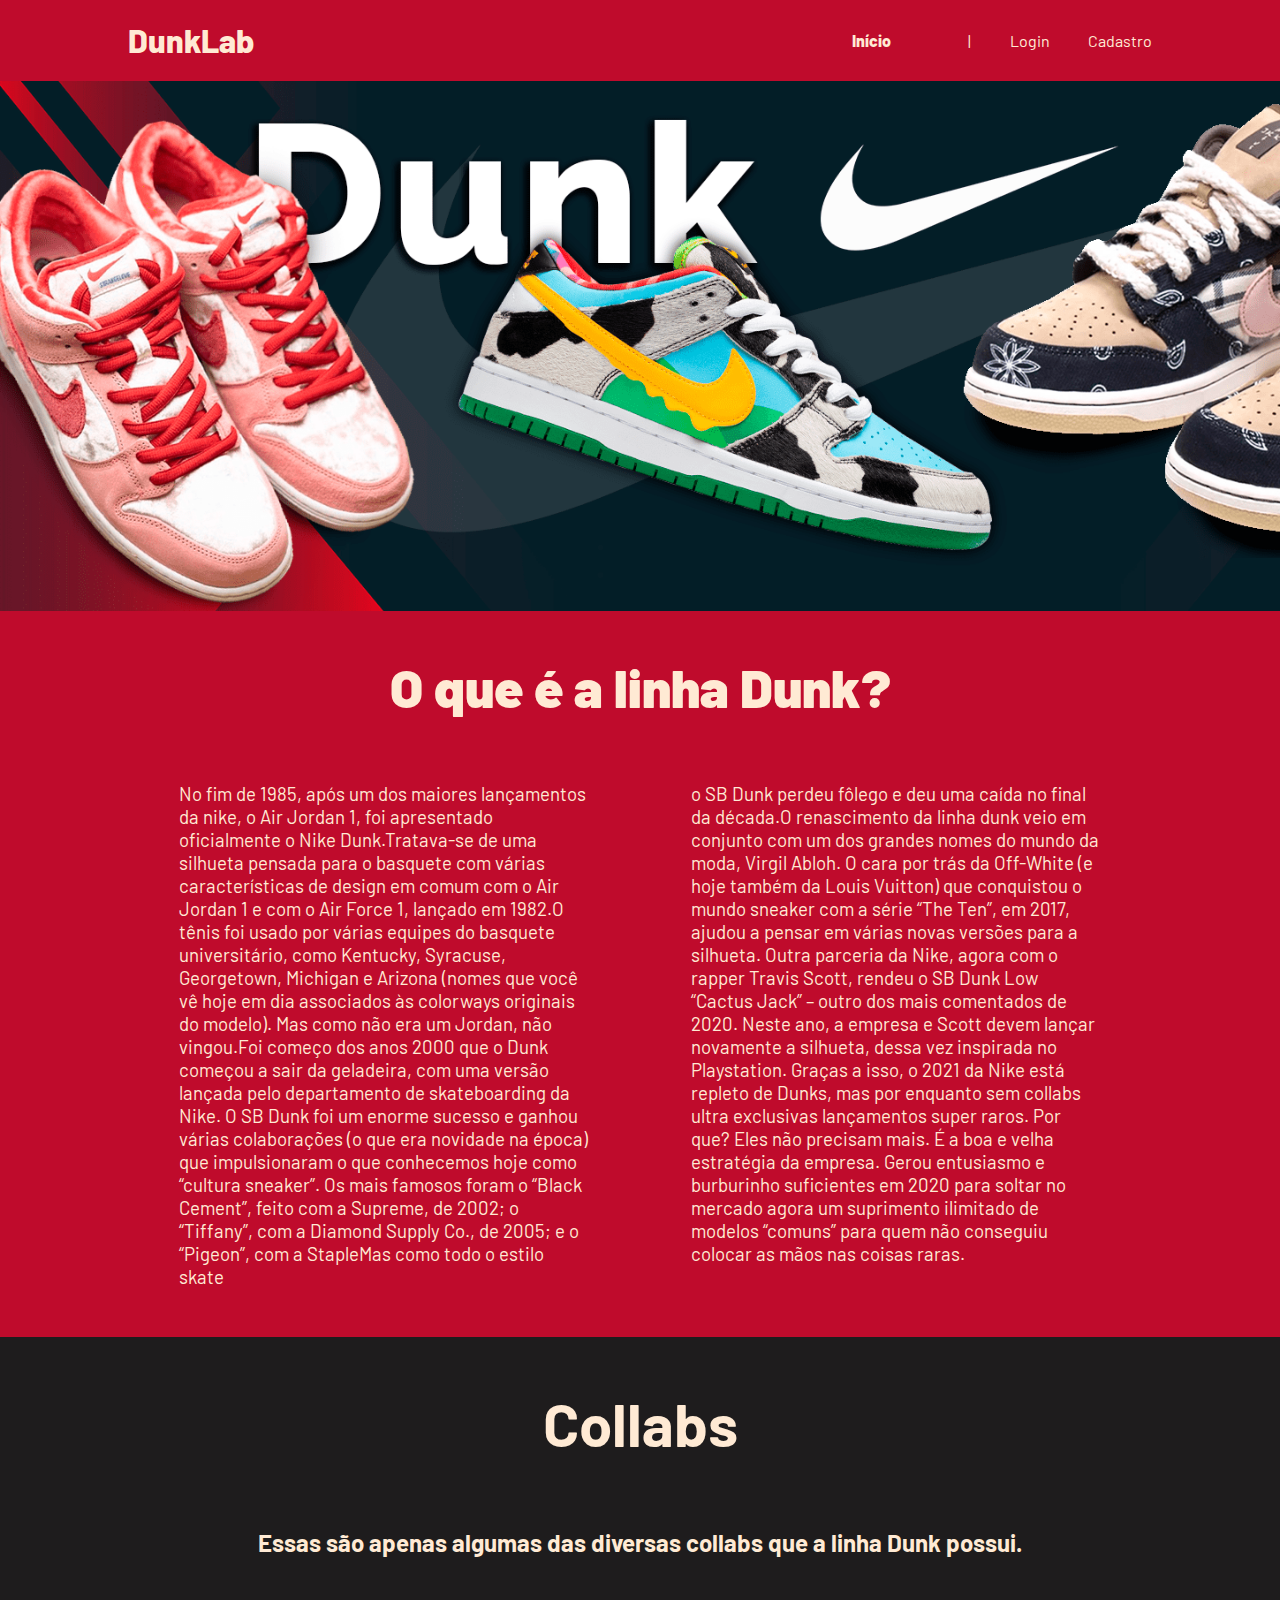
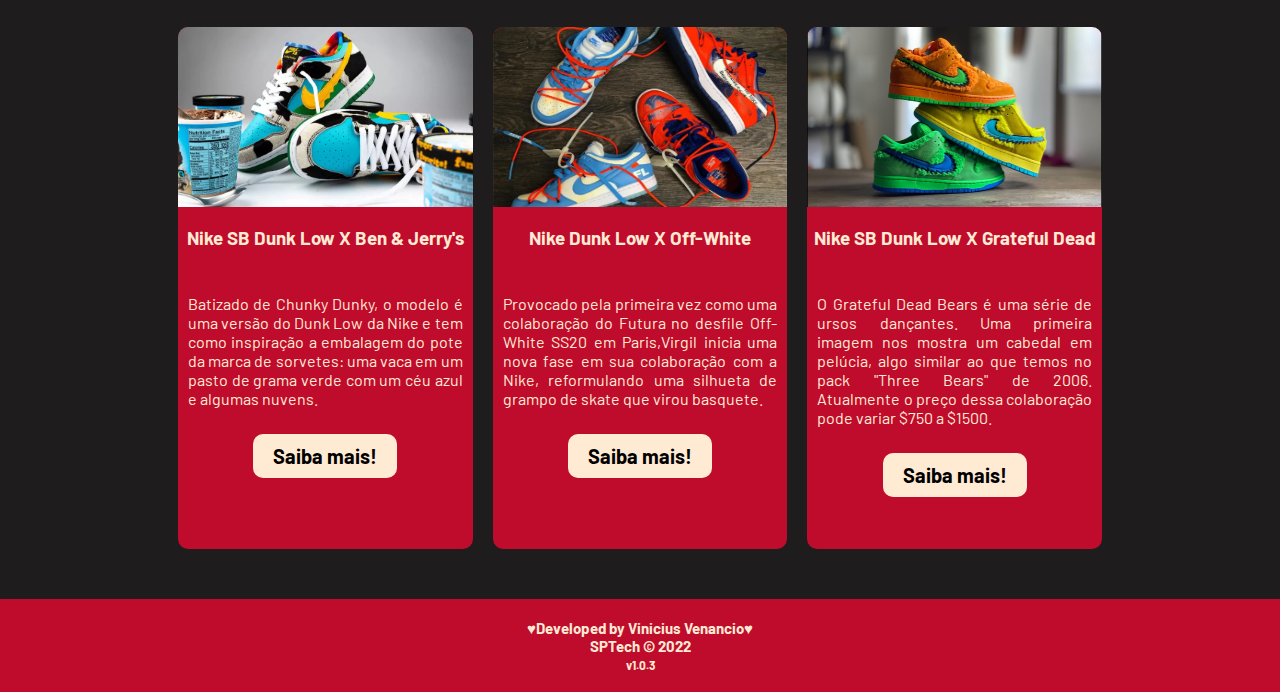
<file: site/public/index.html>
<!DOCTYPE html>
<html lang="en">

<head>
    <meta charset="UTF-8">
    <meta http-equiv="X-UA-Compatible" content="IE=edge">
    <meta name="viewport" content="width=device-width, initial-scale=1.0">

    <title>DunkLab | Página Inicial</title>

    <script src="./js/funcoes.js"></script>

    <link rel="icon" href="./assets/icon/aaa.png">
    <link rel="stylesheet" href="./css/style.css">
    <link rel="preconnect" href="https://fonts.gstatic.com">
    <!-- <link
        href="https://fonts.googleapis.com/css2?family=Exo+2:ital,wght@0,100;0,200;0,300;0,400;0,500;0,600;0,700;0,800;0,900;1,100;1,200;1,300;1,400;1,500;1,600;1,700;1,800;1,900&display=swap"
        rel="stylesheet"> -->
</head>

<body>
    <div class="header">
        <div class="container">
            <h1 class="titulo"><a href="index.html">DunkLab</a></h1>
            <ul class="navbar">
                <li class="agora">Início</li>
                <li>
                    <a href="./simulador.html"></a>
                </li>
                <li>|</li>
                <li>
                    <a href="./login.html">Login</a>
                </li>
                <li>
                    <a href="./cadastro.html">Cadastro</a>
                </li>
            </ul>
        </div>
    </div>

    <div class="banner">
        <div class="container">
            <p>
                <!-- aaaaa  -->
            </p>
        </div>
    </div>

    <div class="social">
        <div class="container">
            <div class="sobre">
                <div class="tittle"><h2>O que é a linha Dunk?</h2>
                </div>
                <div class="texto"><p>No fim de 1985, após um dos maiores lançamentos da nike, o Air Jordan 1, foi apresentado oficialmente o Nike Dunk.Tratava-se de uma silhueta pensada para o basquete com várias características de design em comum com o Air Jordan 1 e com o Air Force 1, lançado em 1982.O tênis foi usado por várias equipes do basquete universitário, como Kentucky, Syracuse, Georgetown, Michigan e Arizona (nomes que você vê hoje em dia associados às colorways originais do modelo). Mas como não era um Jordan, não vingou.Foi começo dos anos 2000 que o Dunk começou a sair da geladeira, com uma versão lançada pelo departamento de skateboarding da Nike. O SB Dunk foi um enorme sucesso e ganhou várias colaborações (o que era novidade na época) que impulsionaram o que conhecemos hoje como “cultura sneaker”. Os mais famosos foram o “Black Cement”, feito com a Supreme, de 2002; o “Tiffany”, com a Diamond Supply Co., de 2005; e o “Pigeon”, com a StapleMas como todo o estilo skate</p> <p> o SB Dunk perdeu fôlego e deu uma caída no final da década.O renascimento da linha dunk veio em conjunto com um dos grandes nomes do mundo da moda, Virgil Abloh. O cara por trás da Off-White (e hoje também da Louis Vuitton) que conquistou o mundo sneaker com a série “The Ten”, em 2017, ajudou a pensar em várias novas versões para a silhueta. Outra parceria da Nike, agora com o rapper Travis Scott, rendeu o SB Dunk Low “Cactus Jack” – outro dos mais comentados de 2020. Neste ano, a empresa e Scott devem lançar novamente a silhueta, dessa vez inspirada no Playstation. Graças a isso, o 2021 da Nike está repleto de Dunks, mas por enquanto sem collabs ultra exclusivas lançamentos super raros. Por que? Eles não precisam mais. É a boa e velha estratégia da empresa. Gerou entusiasmo e burburinho suficientes em 2020 para soltar no mercado agora um suprimento ilimitado de modelos “comuns” para quem não conseguiu colocar as mãos nas coisas raras. 
                </p>
                </div>
            </div>
        </div>
    </div>  
   <!-- Algumas collabs -->
    <div class="collab">
        <div class="container">
            <div class="info">
                <div class="tittle"><h2>Collabs</h2>
                </div>
                <div class="subtitulo">
                <h2>Essas são apenas algumas das diversas collabs que a linha Dunk possui.</h2></div>
            <div class="boxes">
                <div class="box">
                    <img src="./assets/imgs/collabBen.jfif" alt="icone da missão">
                    <h3>Nike SB Dunk Low X Ben & Jerry's</h3>
                    <p>Batizado de Chunky Dunky, o modelo é uma versão do Dunk Low da Nike e tem como inspiração a embalagem do pote da marca de sorvetes: uma vaca em um pasto de grama verde com um céu azul e algumas nuvens.<div class="saiba"> <a target="_blank" href="benjerry.html"> Saiba mais!</a></div> </p>
                </div>

                <div class="box">
                    <img src="./assets/imgs/nikeoffwhite.webp" alt="icone da visão">
                    <h3>Nike Dunk Low X Off-White</h3>
                    <p>Provocado pela primeira vez como uma colaboração do Futura no desfile Off-White SS20 em Paris,Virgil inicia uma nova fase em sua colaboração com a Nike, reformulando uma silhueta de grampo de skate que virou basquete. <div class="saiba"> <a target="_blank" href="offWhite.html">Saiba mais!</a></div>
                    </p>
                </div>

                <div class="box">
                    <img src="./assets/imgs/gratefulDUNK.jpg" alt="icone dos valores">
                    <h3>Nike SB Dunk Low X Grateful Dead</h3>
                    <p>O Grateful Dead Bears é uma série de ursos dançantes. Uma primeira imagem nos mostra um cabedal em pelúcia, algo similar ao que temos no pack "Three Bears" de 2006. Atualmente o preço dessa colaboração pode variar $750 a $1500. <div class="saiba"> <a target="_blank" href="grateful.html"> Saiba mais!</a></div></p>
                    </div>
                </div>
            </div>
        </div>
    </div>

    <!--footer inicio-->
    <div class="footer">
        <div class="container">
            <h4>&hearts;Developed by Vinicius Venancio&hearts; <br> SPTech &copy; 2022
                <br>
                <span class="version">
                    v1.0.3
                </span>
            </h4>
        </div>
    </div>
    <!--footer fim-->
</body>

</html>
</file>
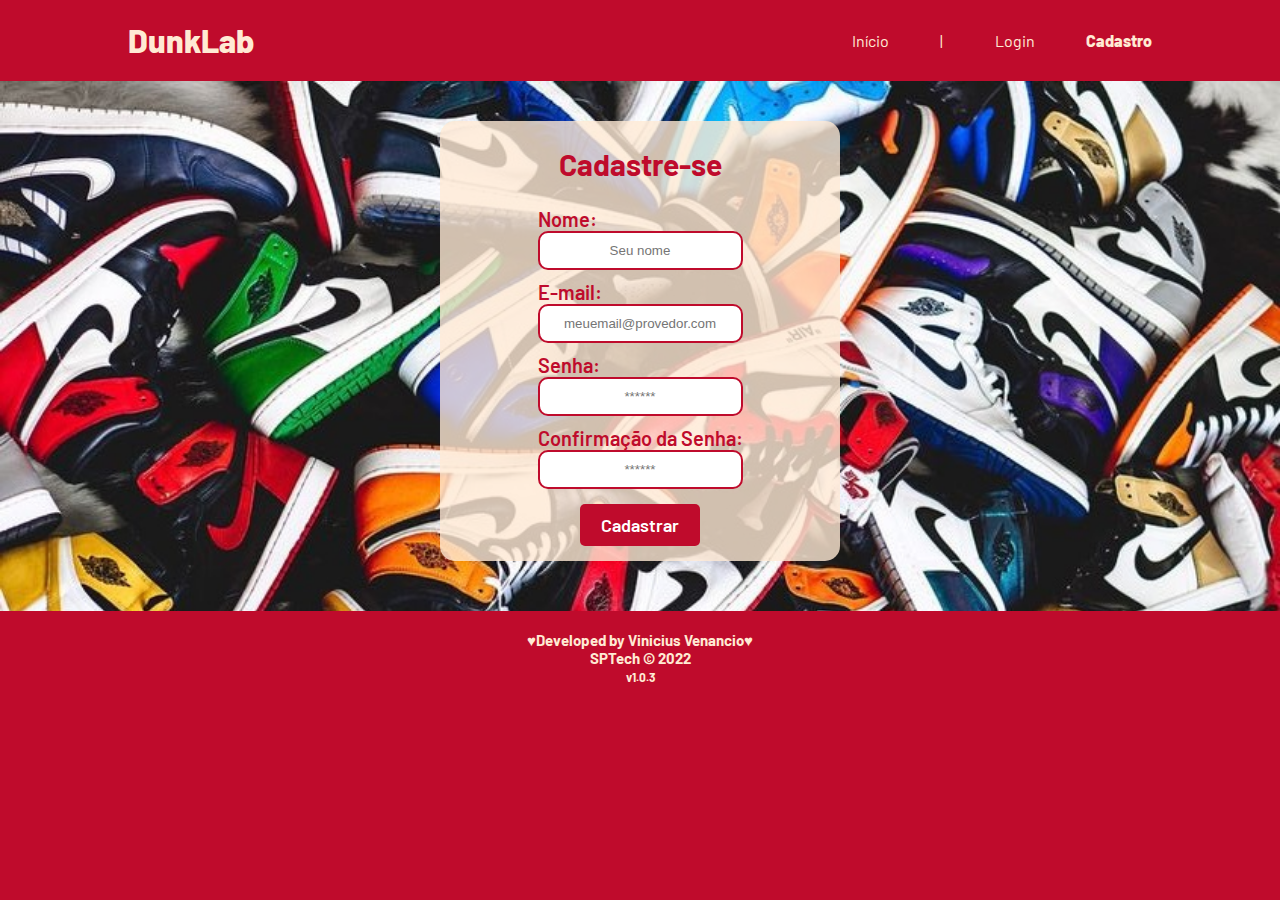
<file: site/public/cadastro.html>
<!DOCTYPE html>
<html lang="pt-br">

<head>
    <meta charset="UTF-8">
    <meta http-equiv="X-UA-Compatible" content="IE=edge">
    <meta name="viewport" content="width=device-width, initial-scale=1.0">

    <title>DunkLab | Cadastro</title>


    <script src="./js/funcoes.js"></script>


    <link rel="icon" href="./assets/icon/aaa.png">
    <link rel="stylesheet" href="./css/style.css">
    <link rel="preconnect" href="https://fonts.gstatic.com">
    <link
        href="https://fonts.googleapis.com/css2?family=Exo+2:ital,wght@0,100;0,200;0,300;0,400;0,500;0,600;0,700;0,800;0,900;1,100;1,200;1,300;1,400;1,500;1,600;1,700;1,800;1,900&display=swap"
        rel="stylesheet">
</head>
<body>

    <!--header inicio-->
    <div class="header">
        <div class="container">
            <h1 class="titulo"><a href="index.html">DunkLab</a></h1>
            <ul class="navbar">
                <li>
                    <a href="./index.html">
                        Início
                    </a>
                </li>
                <li>|</li>
                <li>
                    <a href="./login.html">Login</a>
                </li>
                <li class="agora">
                    <a href="./cadastro.html">Cadastro</a>
                </li>
            </ul>
        </div>
    </div>
    <!--header fim-->
<div class="login">
    <div class="banner">
        <div class="alerta_erro">
            <div class="card_erro" id="cardErro">
                <span id="mensagem_erro"></span>
            </div>
        </div>
        <div class="container tamanho-conteudo">
            <div class="card medio">
                <h2>Cadastre-se</h2>
                <div class="formulario">

                    <!--
                         Para inserir mais um campo, copie uma das inputs abaixo.
                         Assim que inserir vá para o script abaixo.
                     -->

                    <span class="tipo_campo">Nome:</span>
                    <input id="nome_input" type="text" placeholder="Seu nome">

                    <span class="tipo_campo">E-mail:</span>
                    <input id="email_input" type="text" placeholder="meuemail@provedor.com">

                    <span class="tipo_campo">Senha:</span>
                    <input id="senha_input" type="password" placeholder="******">

                    <span class="tipo_campo">Confirmação da Senha:</span>
                    <input id="confirmacao_senha_input" type="password" placeholder="******">

                    <button class="btn" onclick="cadastrar()">Cadastrar</button>

                </div>
                <div id="div_aguardar" class="loading-div">
                    <img src="./assets/circle-loading.gif" id="loading-gif">
                </div>

                <div id="div_erros_login">

                </div>
            </div>
        </div>
    </div>
</div>

    <!--footer inicio-->
    <div class="footer">
        <div class="container">
            <h4>&hearts;Developed by Vinicius Venancio&hearts; <br> SPTech &copy; 2022
                <br>
                <span class="version">
                    v1.0.3
                </span>
            </h4>
        </div>
    </div>
    <!--footer fim-->


</body>

</html>

<script>
    function cadastrar() {
        aguardar();
        var teste = true;
        //Recupere o valor da nova input pelo nome do id
        // Agora vá para o método fetch logo abaixo
        var nomeVar = nome_input.value;
        var emailVar = email_input.value;
        var senhaVar = senha_input.value;
        var confirmacaoSenhaVar = confirmacao_senha_input.value;

        if (nomeVar.trim() == "" || emailVar.trim() == "" || senhaVar.trim() == "" || confirmacaoSenhaVar.trim() == "") {
            alert(`Preencha todos os campos.`)
            finalizarAguardar();
            return false;
            teste = false;
        }
        if (senha_input.value != confirmacao_senha_input.value ){
            alert(`A senhas devem ser iguais.`)
            finalizarAguardar();
            return false;
            teste = false;
        }
        if( senha_input.value.length < 8){
            alert(`É necessário uma senha com no mínimo 8 (oito) caracteres.`)
            finalizarAguardar();
            return false;
            teste = false;
        }
        if (teste == true){
            setInterval(sumirMensagem, 5000)
        }

        // Enviando o valor da nova input
        fetch("/usuarios/cadastrar", {
            method: "POST",
            headers: {
                "Content-Type": "application/json"
            },
            body: JSON.stringify({
                // crie um atributo que recebe o valor recuperado aqui
                // Agora vá para o arquivo routes/usuario.js
                nomeServer: nomeVar,
                emailServer: emailVar,
                senhaServer: senhaVar
            })
        }).then(function (resposta) {

            console.log("resposta: ", resposta);

            if (resposta.ok) {
                cardErro.style.display = "block";

                mensagem_erro.innerHTML = "Cadastro realizado com sucesso!";

                setTimeout(() => {
                    window.location = "login.html";
                }, "2000")
                
                limparFormulario();
                finalizarAguardar();
            } else {
                throw ("Houve um erro ao tentar realizar o cadastro!");
            }
        }).catch(function (resposta) {
            console.log(`#ERRO: ${resposta}`);
            finalizarAguardar();
        });

        return false;
    }

    function sumirMensagem() {
        cardErro.style.display = "none"
    }

</script>
</file>
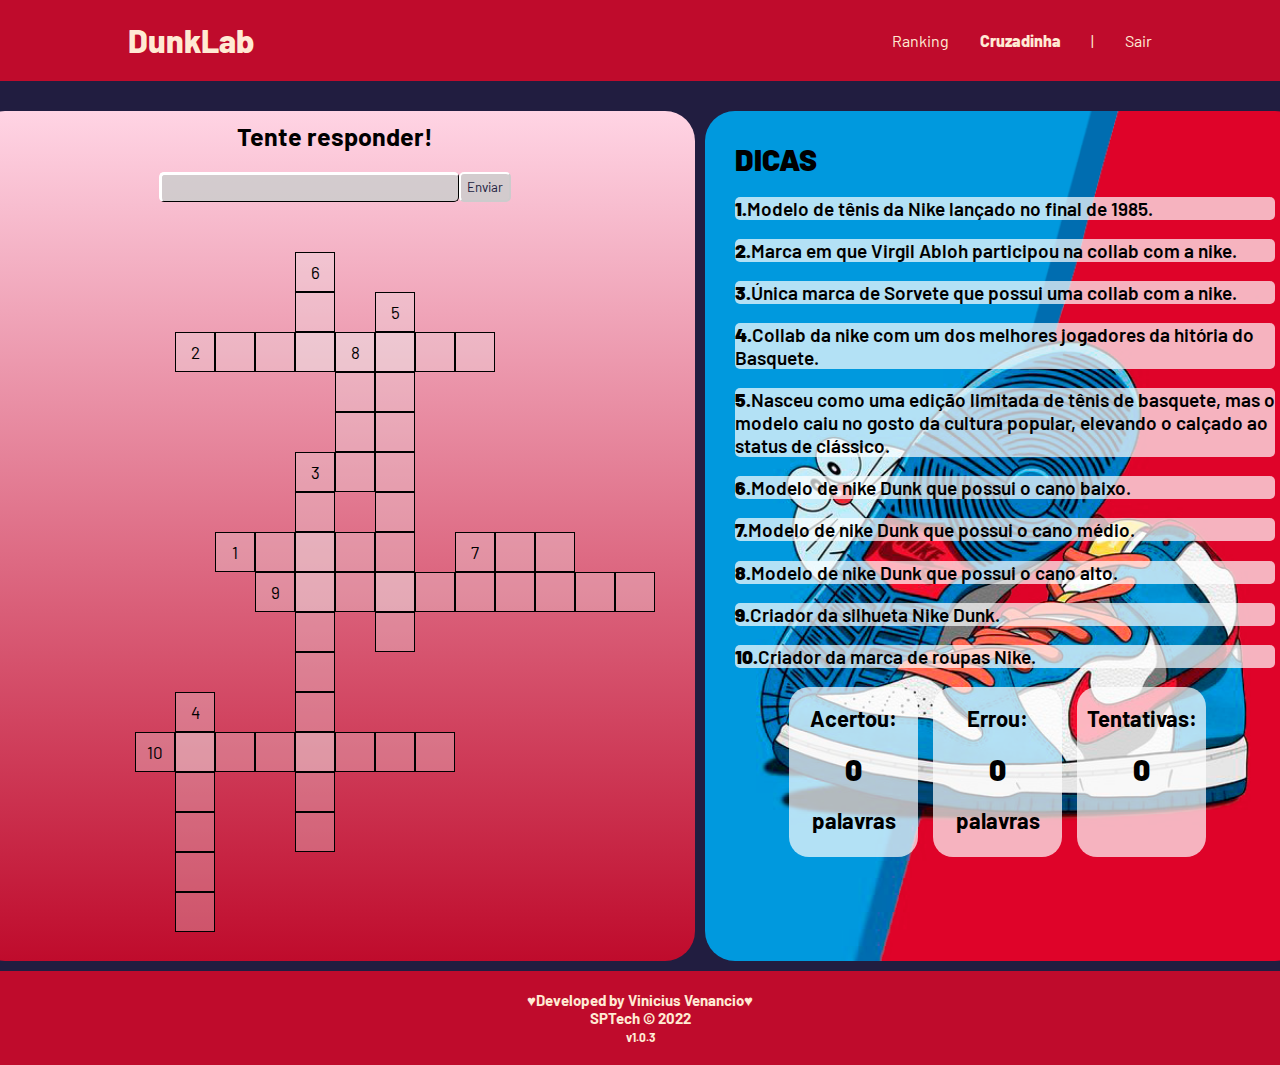
<file: site/public/cruzadinha.html>
<!DOCTYPE html>
<html lang="pt-br">

<head>
    <meta charset="UTF-8">
    <meta http-equiv="X-UA-Compatible" content="IE=edge">
    <meta name="viewport" content="width=device-width, initial-scale=1.0">
    <title>DunkLab | Palavra cruzada</title>
    <link rel="stylesheet" href="css/cruzadinha.css">
    <link rel="icon" href="assets/icon/aaa.png">
</head>

<body> 
    <div class="header">
        <div class="container">
            <h1 class="titulo"><a href="index2.html">DunkLab</a></h1>
            <ul class="navbar">
                <li> <a href="ranking.html">Ranking</a></li>
                <li class="agora"> <a href="cruzadinha.html">Cruzadinha</a></li>
                <li>|</li>
                <li>
                    <a href="./index.html">Sair</a>
                </li>
            </ul>
        </div>
    </div>

    <div class="all">
        <div class="box">
            <div class="cruzadinha">
                <div class="container_resposta">
                    <h2>Tente responder!</h2>
                    <div class="resposta">
                        <input id="ipt_resposta">
                        <button onclick="validar()">Enviar</button>
                        
                    </div>
                    
                </div>
                <div class="palavras">
                    <div class="dunk">
                        <input disabled  class="letter" placeholder="1">
                        <input disabled  class="letter">
                        <input disabled  class="letter">
                        <input disabled  class="letter">
                    </div>
                    <div class="offwhite">
                        <input disabled  class="letter" placeholder="2">
                        <input disabled  class="letter">
                        <input disabled  class="letter">
                        <input disabled  class="letter">
                        <input disabled  class="letter">
                        <input disabled  class="letter">
                        <input disabled  class="letter">
                        <input disabled  class="letter">
                    </div>
                    <div class="benejerrys">
                        <input disabled  class="letter" placeholder="3">
                        <input disabled  class="letter">
                        <input disabled  class="letter">
                        <input disabled  class="letter">
                        <input disabled  class="letter">
                        <input disabled  class="letter">
                        <input disabled  class="letter">
                        <input disabled  class="letter">
                        <input disabled  class="letter">
                        <input disabled  class="letter">
                    </div>
                    <div class="jordan">
                        <input disabled  class="letter" placeholder="4">
                        <input disabled  class="letter">
                        <input disabled  class="letter">
                        <input disabled  class="letter">
                        <input disabled  class="letter">
                        <input disabled  class="letter">
                    </div>
                    <div class="airforce1">
                        <input disabled  class="letter" placeholder="5">
                        <input disabled  class="letter">
                        <input disabled  class="letter">
                        <input disabled  class="letter">
                        <input disabled  class="letter">
                        <input disabled  class="letter">
                        <input disabled  class="letter">
                        <input disabled  class="letter">
                        <input disabled  class="letter">
                    </div>
                    <div class="low">
                        <input disabled  class="letter" placeholder="6">
                        <input disabled  class="letter">
                        <input disabled  class="letter">
                    </div>
                    <div class="mid">
                        <input disabled  class="letter" placeholder="7">
                        <input disabled  class="letter">
                        <input disabled  class="letter">
                    </div>
                    <div class="high">
                        <input disabled  class="letter" placeholder="8">
                        <input disabled  class="letter">
                        <input disabled  class="letter">
                        <input disabled  class="letter">
                    </div>
                    <div class="petermoore">
                        <input disabled  class="letter" placeholder="9">
                        <input disabled  class="letter">
                        <input disabled  class="letter">
                        <input disabled  class="letter">
                        <input disabled  class="letter">
                        <input disabled  class="letter">
                        <input disabled  class="letter">
                        <input disabled  class="letter">
                        <input disabled  class="letter">
                        <input disabled  class="letter">
                    </div>
                    <div class="bowerman">
                        <input disabled  class="letter" placeholder="10">
                        <input disabled  class="letter">
                        <input disabled  class="letter">
                        <input disabled  class="letter">
                        <input disabled  class="letter">
                        <input disabled  class="letter">
                        <input disabled  class="letter">
                        <input disabled  class="letter">
                    </div>
                </div>
            </div>
        </div>
        
        <div class="dicas">
            <h1>DICAS</h1>
            <p class="tip" id="dica1" ><b>1.</b>Modelo de tênis da Nike lançado no final de 1985.</p>
            <p class="tip" id="dica2"><b>2.</b>Marca em que Virgil Abloh participou na collab com a nike.</p>
            <p class="tip" id="dica3"><b>3.</b>Única marca de Sorvete que possui uma collab com a nike.</p>
            <p class="tip" id="dica4"><b>4.</b>Collab da nike com um dos melhores jogadores da hitória do Basquete.</p>
            <p class="tip" id="dica5"><b>5.</b>Nasceu como uma edição limitada de tênis de basquete, mas o modelo caiu no gosto da cultura popular, elevando o calçado ao status de clássico.</p>
            <p class="tip" id="dica6"><b>6.</b>Modelo de nike Dunk que possui o cano baixo.</p>
            <p class="tip" id="dica7"><b>7.</b>Modelo de nike Dunk que possui o cano médio.</p>
            <p class="tip" id="dica8"><b>8.</b>Modelo de nike Dunk que possui o cano alto.</p>
            <p class="tip" id="dica9"><b>9.</b>Criador da silhueta Nike Dunk.</p>
            <p class="tip" id="dica10"><b>10.</b>Criador da marca de roupas Nike.</p>
            <div class="analytics">
                <div class="container">
                    <div class="caixa">
                        <h2>Acertou:</h2>
                        <h1 id="num_certo">0</h1>
                        <h2>palavras</h2>
                    </div>
                    <div class="caixa">
                        <h2>Errou:</h2> 
                        <h1 id="num_erro">0</h1>
                        <h2>palavras</h2>
                    </div>
                    <div class="caixa">
                        <h2>Tentativas:</h2>
                        <h1 id="num_ten">0</h1>
                    </div>
                </div>
            </div>
                </div>
            </div>
        </div>
        

    <div class="footer">
        <div class="container">
            <h4>&hearts;Developed by Vinicius Venancio&hearts; <br> SPTech &copy; 2022
                <br>
                <span class="version">
                    v1.0.3
                </span>
            </h4>
        </div>
    </div>
</body>

</html>
<script>
    var itens = [
    "dunk",
    "offwhite",
    "benejerrys",
    "jordan",
    "airforce1",
    "low",
    "mid",
    "high",
    "petermoore",
    "bowerman"
  ];

  var teste = false;
  var tentativas = 0;
  var erros = 0;
  var acertos = 0;
  var tentativas1 = 0;
  var erros1 = 0;
  var acertos1 = 0;
  var idUsuario = sessionStorage.ID_USUARIO;

  function validar() {
    console.log(tentativas);
    console.log(erros);
    console.log(acertos);
    console.log(idUsuario);
    tentativas= 1
    tentativas1++
    num_ten.innerHTML= `${tentativas1}`
    var resposta = ipt_resposta.value;
    if (itens.includes(resposta)) {
      preencher(resposta);
      acertos1++
      acertos = 1 
      erros = 0
      console.log(acertos1)
      num_certo.innerHTML= `${acertos1}`
    } else {
        erros1++
        acertos = 0
        erros = 1
      alert("Essa palavra não existe");
      num_erro.innerHTML= `${erros1}`
    }
        // aqui
        var acertosVar = acertos;
        var errosVar = erros;
        var tentativasVar = tentativas;
        var fkUsuarioVar = idUsuario

        // Enviando o valor da nova input
        fetch("/cruzadinha/cadastrar", {
            method: "POST",
            headers: {
                "Content-Type": "application/json"
            },
            body: JSON.stringify({
                // crie um atributo que recebe o valor recuperado aqui
                // Agora vá para o arquivo routes/usuario.js
                acertosServer: acertosVar,
                errosServer: errosVar,
                tentativasServer: tentativasVar,
                fkUsuarioServer: fkUsuarioVar
            })
        }).then(function (resposta) {

            console.log("resposta: ", resposta);

            if (resposta.ok) {
                console.log(`Resposta ok`)
            } else {
                throw ("Houve um erro ao tentar realizar o cadastro!");
            }
        }).catch(function (resposta) {
            console.log(`#ERRO: ${resposta}`);
        });
    }

    function preencher(resposta) {
        var escrita = document.querySelector("." + resposta);//buscando o documento do css com a classe resposta
        var verify = escrita.querySelectorAll("input"); // busca o input da div e salva na variavel verify que vira um vetor
        
    //     var vLeng = verify.length;
        var v = ''
        
        for (var index = 0; index <= verify.length; index++) {
            v = verify[index]
            console.log(resposta)
            v.value = resposta[index];
            v.style.backgroundColor = "rgb(255, 234, 212)";
            teste = true
            ipt_resposta.value = ""
        }
    }

  function preencher(resposta) {
    var escrita = document.querySelector("." + resposta); //buscando o documento do css com a classe resposta
    var verify = escrita.querySelectorAll("input"); // busca o input da div e salva na variavel verify que vira um vetor
    verify.forEach((v, i) => { // preenchimento está dentro de um vetor que finaliza com o index dentro do parametro e vai de 0 até a quantidade do vetor verify
      v.value = resposta[i]; // input dentro da div que está atribuindo o valor da resposta do indice (i) exemplo [resposta igual =  ram]
      // exemplo resposta[0] = r , resposta[1] = a, resposta [2] = m
    //   v.style.backgroundColor = "rgb(255, 234, 212)"; // aqui está alterando a cor do input
      v.style.backgroundColor = "rgb(33, 29, 64)"
      console.log(v.value)
      teste = true
      ipt_resposta.value = ""
    });
  }
</script>
</file>
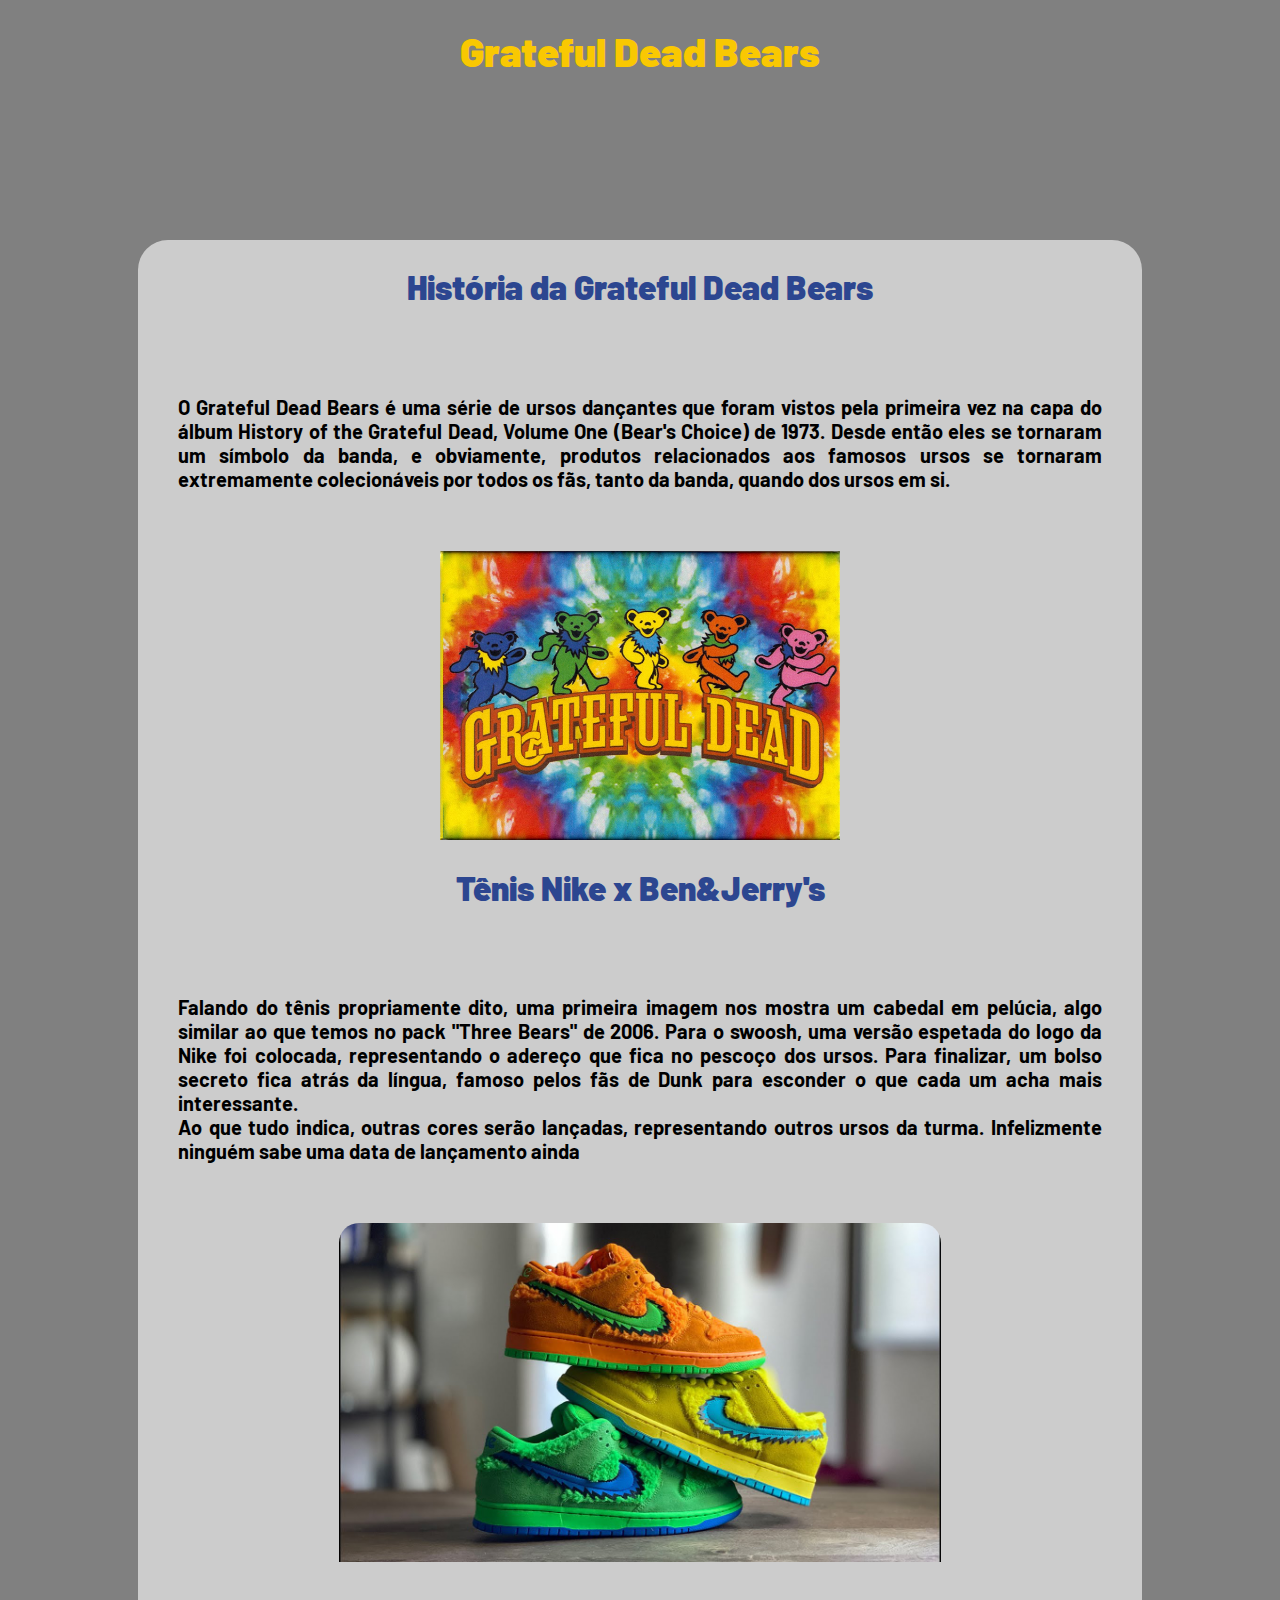
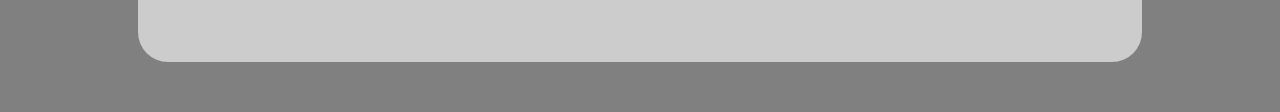
<file: site/public/grateful.html>
<!DOCTYPE html>
<html lang="pt-br">
<head>
  <meta charset="UTF-8">
  <meta http-equiv="X-UA-Compatible" content="IE=edge">
  <meta name="viewport" content="width=device-width, initial-scale=1.0">
  <link rel="stylesheet" href="css/grateful.css">
  <link rel="shortcut icon" href="assets/icon/fvicongrateful.jpg" type="image/x-icon">
  <title>Grateful Dead Bears </title>
</head>
<body>
  <div class="header">
    <div class="container">
      <div class="titulo">
        <h1>Grateful Dead Bears </h1>
      </div>
    </div>
  </div>

  <div class="banner">
    <div class="container">
      <div class="box">
                <h2>História da Grateful Dead Bears</h2>
                <p>O Grateful Dead Bears é uma série de ursos dançantes que foram vistos pela primeira vez na capa do álbum History of the Grateful Dead, Volume One (Bear's Choice) de 1973. Desde então eles se tornaram um símbolo da banda, e obviamente, produtos relacionados aos famosos ursos se tornaram extremamente colecionáveis por todos os fãs, tanto da banda, quando dos ursos em si.</p>
                <img id="dead" src="assets/imgs/gratefuldead.jpg" alt="Logo da marca de grife OFF-WHITE">
                   
                  <h2>Tênis Nike x Ben&Jerry's</h2>
                  <p>Falando do tênis propriamente dito, uma primeira imagem nos mostra um cabedal em pelúcia, algo similar ao que temos no pack "Three Bears" de 2006. Para o swoosh, uma versão espetada do logo da Nike foi colocada, representando o adereço que fica no pescoço dos ursos. Para finalizar, um bolso secreto fica atrás da língua, famoso pelos fãs de Dunk para esconder o que cada um acha mais interessante. <br>


                    Ao que tudo indica, outras cores serão lançadas, representando outros ursos da turma. Infelizmente ninguém sabe uma data de lançamento ainda</p>
                  <img id="grateful" src="assets/imgs/gratefulDUNK.jpg" alt=" Gif com alguns modelos da colaboração da nike com a offWhite">                  
      </div>
    </div>
  </div>

</body>
</html>
</file>
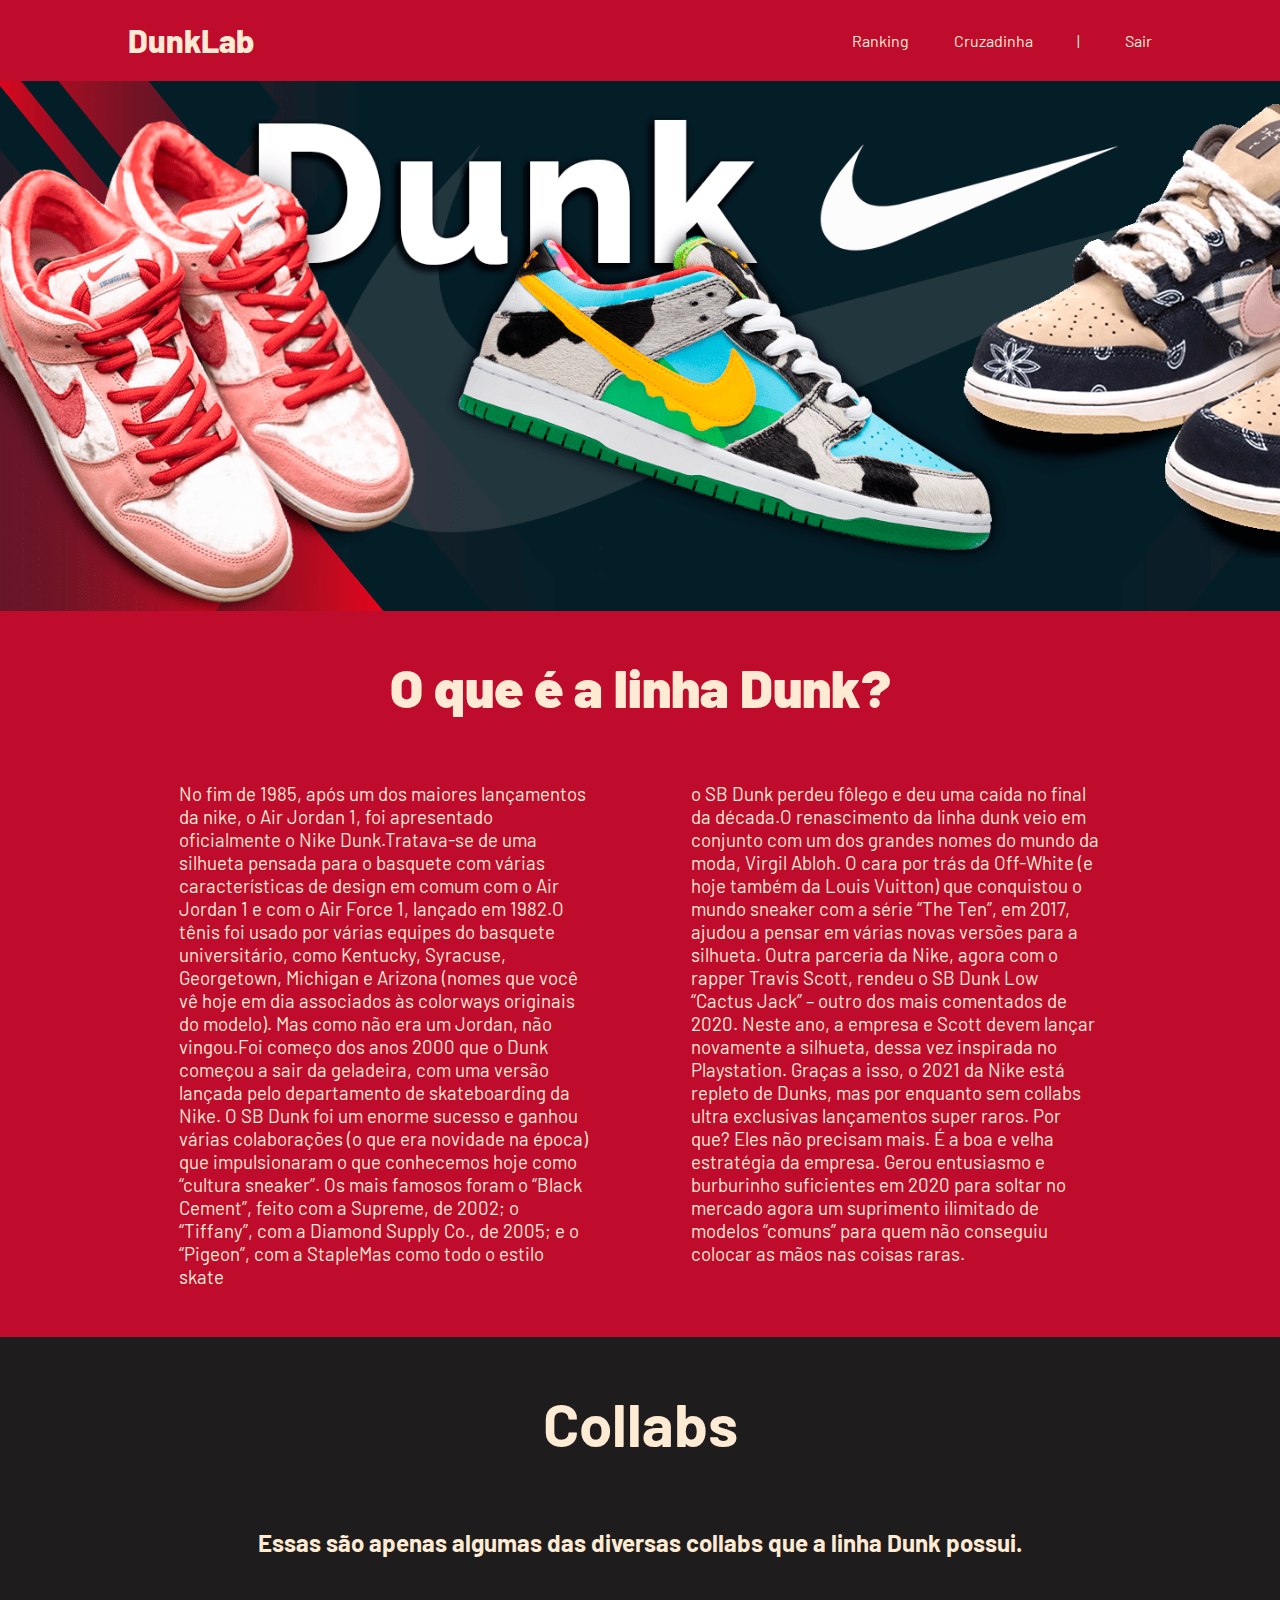
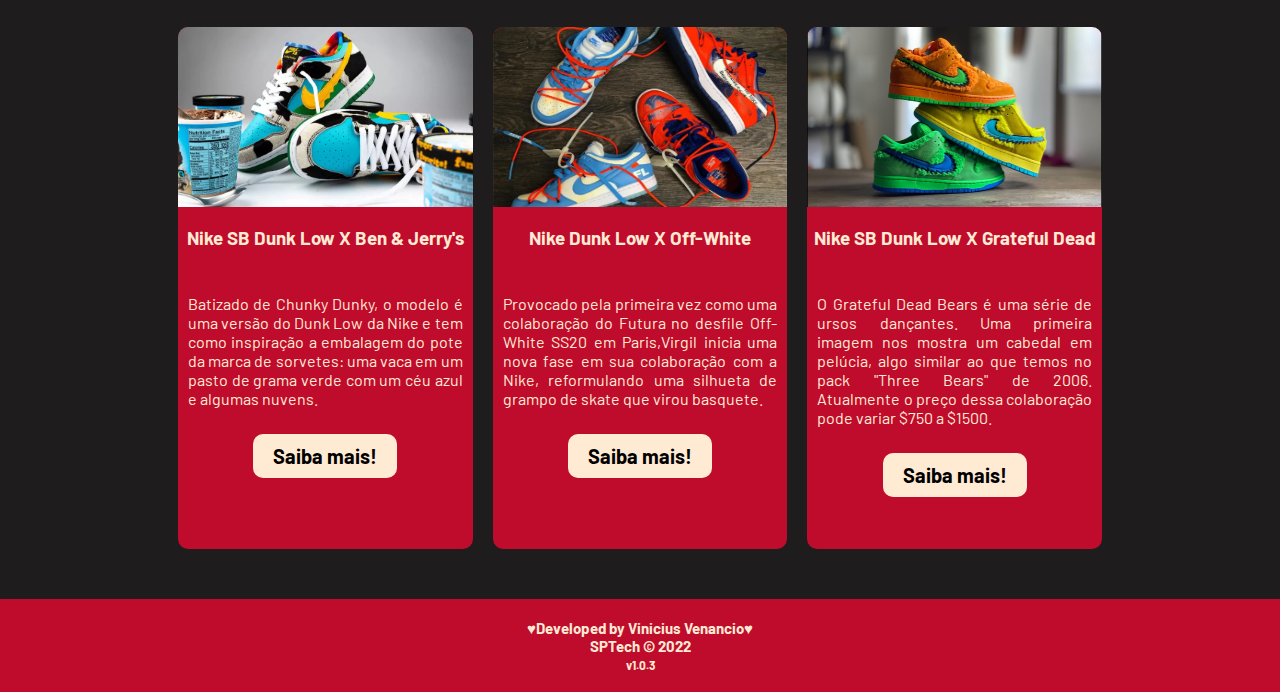
<file: site/public/index2.html>
<!DOCTYPE html>
<html lang="en">

<head>
    <meta charset="UTF-8">
    <meta http-equiv="X-UA-Compatible" content="IE=edge">
    <meta name="viewport" content="width=device-width, initial-scale=1.0">

    <title>DunkLab | Página Inicial</title>

    <script src="./js/funcoes.js"></script>

    <link rel="icon" href="./assets/icon/aaa.png">
    <link rel="stylesheet" href="./css/style.css">
    <link rel="preconnect" href="https://fonts.gstatic.com">
    <!-- <link
        href="https://fonts.googleapis.com/css2?family=Exo+2:ital,wght@0,100;0,200;0,300;0,400;0,500;0,600;0,700;0,800;0,900;1,100;1,200;1,300;1,400;1,500;1,600;1,700;1,800;1,900&display=swap"
        rel="stylesheet"> -->
</head>

<body>
    <div class="header">
        <div class="container">
            <h1 class="titulo"><a href="index2.html">DunkLab</a></h1>
            <ul class="navbar">
                <li> <a href="ranking.html">Ranking</a></li>
                <li> <a href="cruzadinha.html">Cruzadinha</a></li>
                <li>|</li>
                <li>
                    <a href="./index.html">Sair</a>
                </li>
            </ul>
        </div>
    </div>

    <div class="banner">
        <div class="container">
            <p>
                <!-- aaaaa  -->
            </p>
        </div>
    </div>

    <div class="social">
        <div class="container">
            <div class="sobre">
                <div class="tittle"><h2>O que é a linha Dunk?</h2>
                </div>
                <div class="texto"><p>No fim de 1985, após um dos maiores lançamentos da nike, o Air Jordan 1, foi apresentado oficialmente o Nike Dunk.Tratava-se de uma silhueta pensada para o basquete com várias características de design em comum com o Air Jordan 1 e com o Air Force 1, lançado em 1982.O tênis foi usado por várias equipes do basquete universitário, como Kentucky, Syracuse, Georgetown, Michigan e Arizona (nomes que você vê hoje em dia associados às colorways originais do modelo). Mas como não era um Jordan, não vingou.Foi começo dos anos 2000 que o Dunk começou a sair da geladeira, com uma versão lançada pelo departamento de skateboarding da Nike. O SB Dunk foi um enorme sucesso e ganhou várias colaborações (o que era novidade na época) que impulsionaram o que conhecemos hoje como “cultura sneaker”. Os mais famosos foram o “Black Cement”, feito com a Supreme, de 2002; o “Tiffany”, com a Diamond Supply Co., de 2005; e o “Pigeon”, com a StapleMas como todo o estilo skate</p> <p> o SB Dunk perdeu fôlego e deu uma caída no final da década.O renascimento da linha dunk veio em conjunto com um dos grandes nomes do mundo da moda, Virgil Abloh. O cara por trás da Off-White (e hoje também da Louis Vuitton) que conquistou o mundo sneaker com a série “The Ten”, em 2017, ajudou a pensar em várias novas versões para a silhueta. Outra parceria da Nike, agora com o rapper Travis Scott, rendeu o SB Dunk Low “Cactus Jack” – outro dos mais comentados de 2020. Neste ano, a empresa e Scott devem lançar novamente a silhueta, dessa vez inspirada no Playstation. Graças a isso, o 2021 da Nike está repleto de Dunks, mas por enquanto sem collabs ultra exclusivas lançamentos super raros. Por que? Eles não precisam mais. É a boa e velha estratégia da empresa. Gerou entusiasmo e burburinho suficientes em 2020 para soltar no mercado agora um suprimento ilimitado de modelos “comuns” para quem não conseguiu colocar as mãos nas coisas raras. 
                </p>
                </div>
            </div>
        </div>
    </div>  
   <!-- Algumas collabs -->
    <div class="collab">
        <div class="container">
            <div class="info">
                <div class="tittle"><h2>Collabs</h2>
                </div>
                <div class="subtitulo">
                <h2>Essas são apenas algumas das diversas collabs que a linha Dunk possui.</h2></div>
            <div class="boxes">
                <div class="box">
                    <img src="./assets/imgs/collabBen.jfif" alt="icone da missão">
                    <h3>Nike SB Dunk Low X Ben & Jerry's</h3>
                    <p>Batizado de Chunky Dunky, o modelo é uma versão do Dunk Low da Nike e tem como inspiração a embalagem do pote da marca de sorvetes: uma vaca em um pasto de grama verde com um céu azul e algumas nuvens.<div class="saiba"> <a target="_blank" href="benjerry.html"> Saiba mais!</a></div> </p>
                </div>

                <div class="box">
                    <img src="./assets/imgs/nikeoffwhite.webp" alt="icone da visão">
                    <h3>Nike Dunk Low X Off-White</h3>
                    <p>Provocado pela primeira vez como uma colaboração do Futura no desfile Off-White SS20 em Paris,Virgil inicia uma nova fase em sua colaboração com a Nike, reformulando uma silhueta de grampo de skate que virou basquete. <div class="saiba"> <a target="_blank" href="offWhite.html">Saiba mais!</a></div>
                    </p>
                </div>

                <div class="box">
                    <img src="./assets/imgs/gratefulDUNK.jpg" alt="icone dos valores">
                    <h3>Nike SB Dunk Low X Grateful Dead</h3>
                    <p>O Grateful Dead Bears é uma série de ursos dançantes. Uma primeira imagem nos mostra um cabedal em pelúcia, algo similar ao que temos no pack "Three Bears" de 2006. Atualmente o preço dessa colaboração pode variar $750 a $1500. <div class="saiba"> <a target="_blank" href="grateful.html"> Saiba mais!</a></div></p>
                    </div>
                </div>
            </div>
        </div>
    </div>

    <!--footer inicio-->
    <div class="footer">
        <div class="container">
            <h4>&hearts;Developed by Vinicius Venancio&hearts; <br> SPTech &copy; 2022
                <br>
                <span class="version">
                    v1.0.3
                </span>
            </h4>
        </div>
    </div>
    <!--footer fim-->
</body>

</html>
</file>
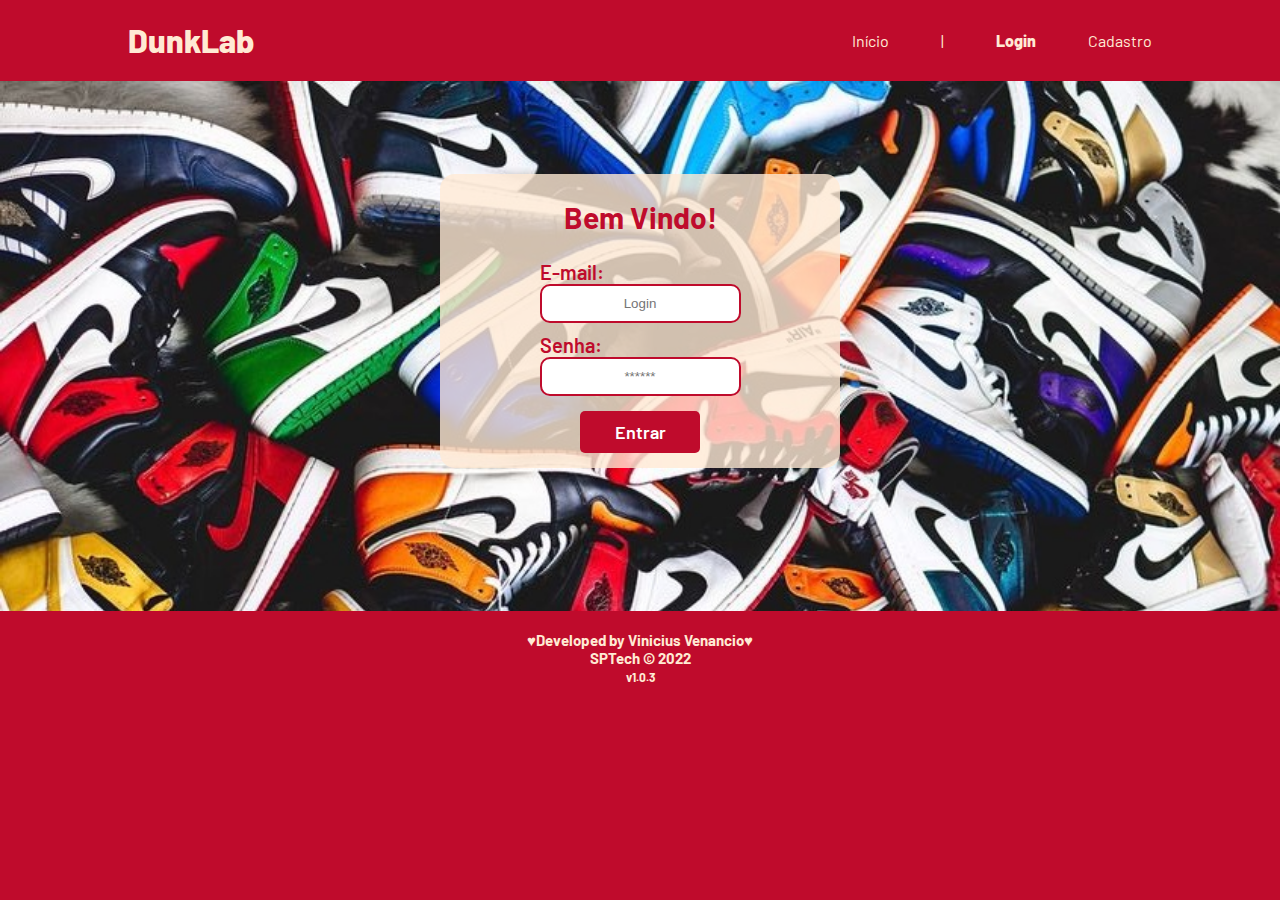
<file: site/public/login.html>
<!DOCTYPE html>
<html lang="pt-br">

<head>
    <meta charset="UTF-8">
    <meta http-equiv="X-UA-Compatible" content="IE=edge">
    <meta name="viewport" content="width=device-width, initial-scale=1.0">

    <title>DunkLab | Login</title>

    <script src="./js/funcoes.js"></script>

    <link rel="icon" href="./assets/icon/aaa.png">
    <link rel="stylesheet" href="./css/style.css">
    <link rel="preconnect" href="https://fonts.gstatic.com">
    <link
        href="https://fonts.googleapis.com/css2?family=Exo+2:ital,wght@0,100;0,200;0,300;0,400;0,500;0,600;0,700;0,800;0,900;1,100;1,200;1,300;1,400;1,500;1,600;1,700;1,800;1,900&display=swap"
        rel="stylesheet">
</head>

<body>

    <!--Header-->

    <div class="header">
        <div class="container">
            <h1 class="titulo"><a href="index.html">DunkLab</a></h1>
            <ul class="navbar">
                <li>
                    <a href="./index.html">
                        Início
                    </a>
                </li>
                <li>|</li>
                <li class="agora">
                    <a href="./login.html">Login</a>
                </li>
                <li>
                    <a href="./cadastro.html">Cadastro</a>
                </li>
            </ul>
        </div>
    </div>

<div class="login">
    <div class="banner">
        <div class="alerta_erro">
            <div class="card_erro" id="cardErro">
                <span id="mensagem_erro"></span>
            </div>
        </div>
        <div class="container">
            <div class="card">
                <h2>Bem Vindo!</h2>
                <div class="formulario">

                    <span class="tipo_campo">E-mail:</span>
                    <input id="email_input" type="text" placeholder="Login">

                    <span class="tipo_campo">Senha:</span>
                    <input id="senha_input" type="password" placeholder="******">

                    <button class="btn" onclick="entrar()">Entrar</button>
                </div>

                <div id="div_aguardar" class="loading-div">
                    <img src="./assets/circle-loading.gif" id="loading-gif">
                </div>

                <div id="div_erros_login">

                </div>
            </div>
        </div>
    </div>
</div>

    <!--footer inicio-->
    <div class="footer">
        <div class="container">
            <h4>&hearts;Developed by Vinicius Venancio&hearts; <br> SPTech &copy; 2022
                <br>
                <span class="version">
                    v1.0.3
                </span>
            </h4>
        </div>
    </div>
    <!--footer fim-->

</body>

</html>

<script>


    function entrar() {
        aguardar();

        var emailVar = email_input.value;
        var senhaVar = senha_input.value;

        if (emailVar.trim() == "" || senhaVar.trim() == "") {
            cardErro.style.display = "block"
            mensagem_erro.innerHTML = "Preencha todos os campos.";
            finalizarAguardar();
            return false;
        }
        else {
            setInterval(sumirMensagem, 5000)
        }

        console.log("FORM LOGIN: ", emailVar);
        console.log("FORM SENHA: ", senhaVar);

        fetch("/usuarios/autenticar", {
            method: "POST",
            headers: {
                "Content-Type": "application/json"
            },
            body: JSON.stringify({
                emailServer: emailVar,
                senhaServer: senhaVar
            })
        }).then(function (resposta) {
            console.log("ESTOU NO THEN DO entrar()!")

            if (resposta.ok) {
                console.log(resposta);

                resposta.json().then(json => {
                    console.log(json);
                    console.log(JSON.stringify(json));

                    sessionStorage.EMAIL_USUARIO = json.email;
                    sessionStorage.NOME_USUARIO = json.nome;
                    sessionStorage.ID_USUARIO = json.idUsuario;

                    setTimeout(function () {
                        window.location = "./cruzadinha.html";
                    }, 1000); // apenas para exibir o loading

                });

            } else {

                console.log("Houve um erro ao tentar realizar o login!");

                resposta.text().then(texto => {
                    console.error(texto);
                    finalizarAguardar(texto);
                });
            }

        }).catch(function (erro) {
            console.log(erro);
        })

        return false;
    }

    function sumirMensagem() {
        cardErro.style.display = "none"
    }

</script>
</file>
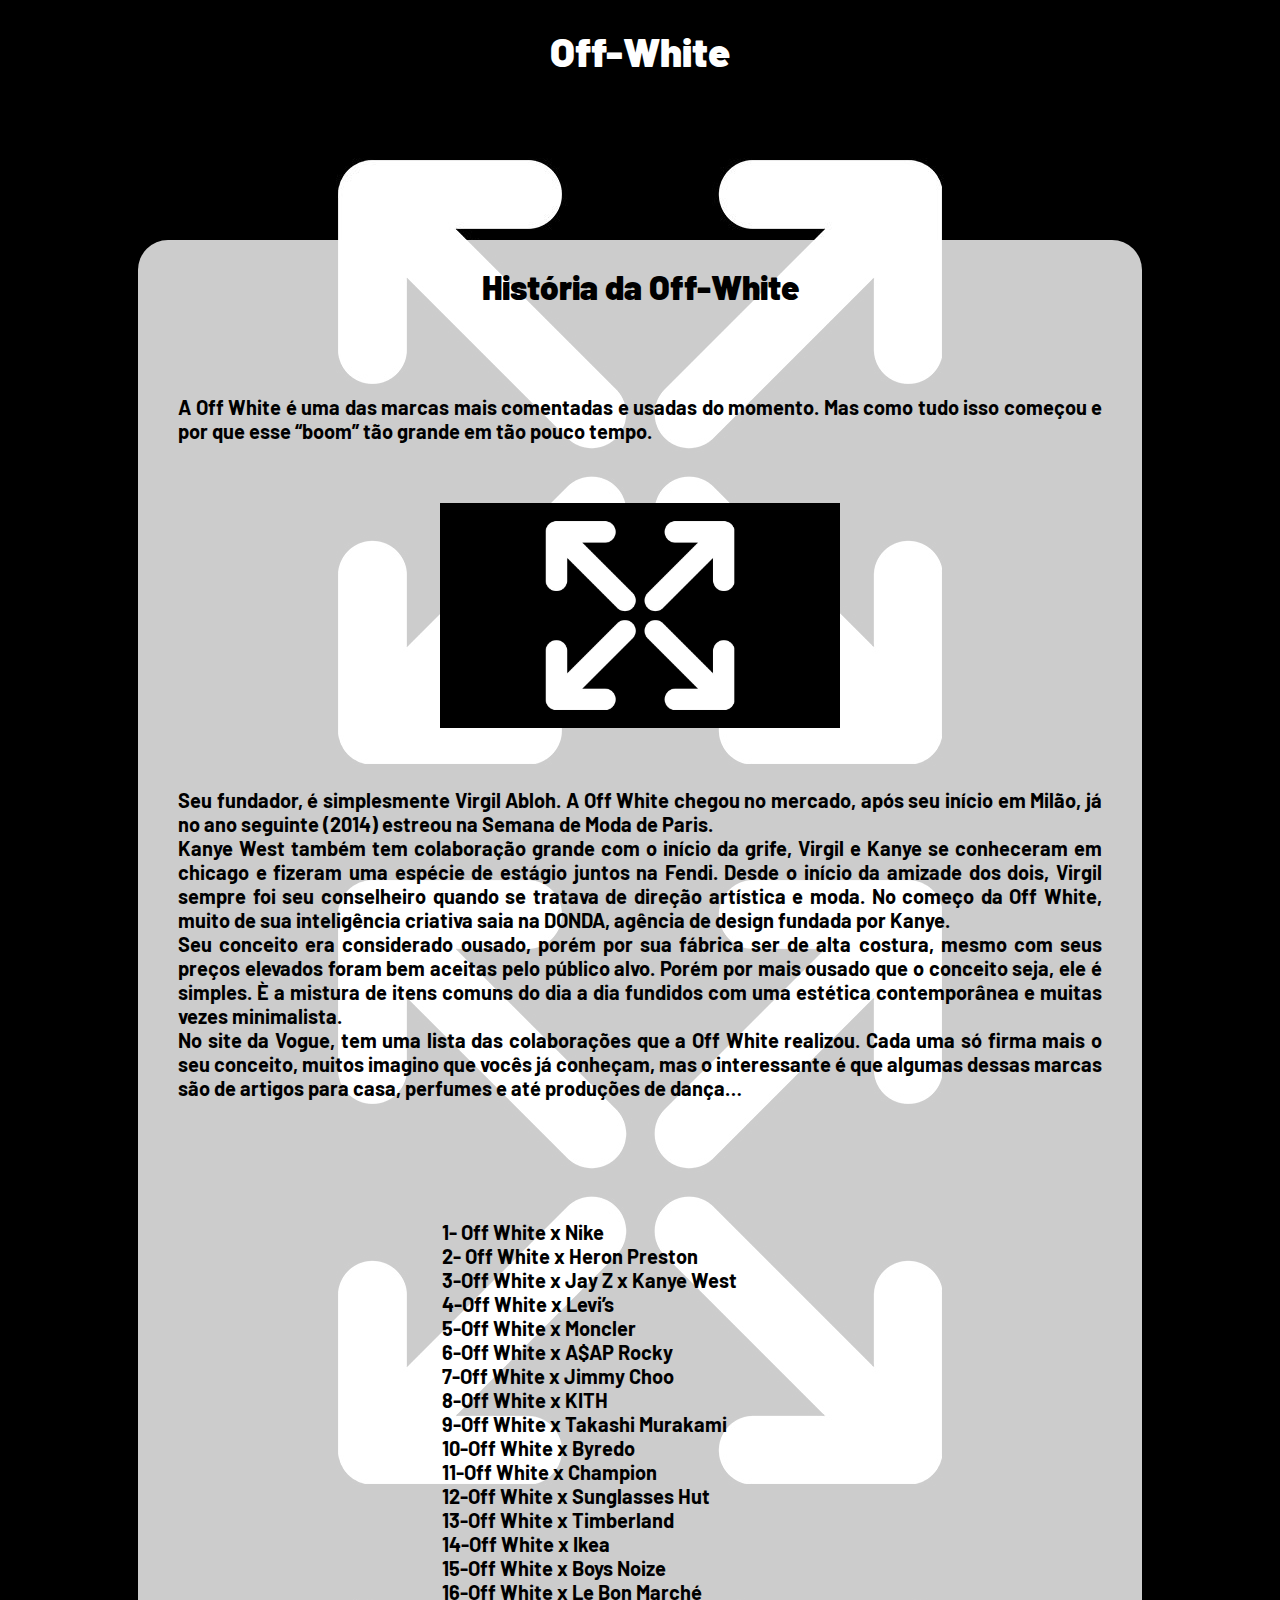
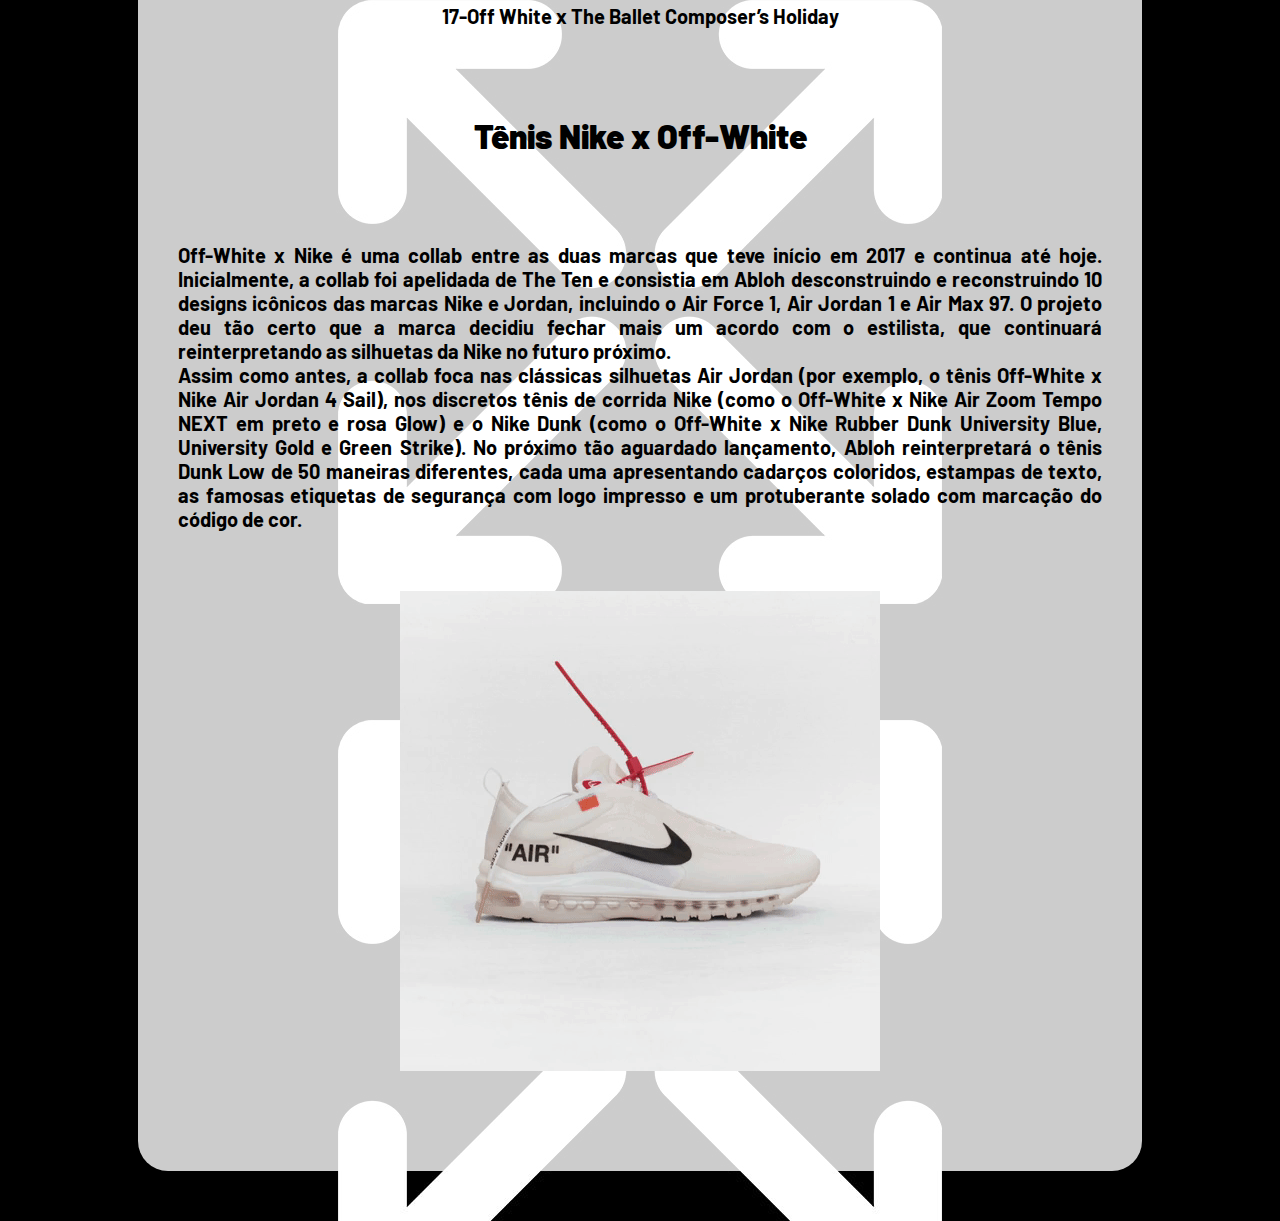
<file: site/public/offWhite.html>
<!DOCTYPE html>
<html lang="pt-br">
<head>
  <meta charset="UTF-8">
  <meta http-equiv="X-UA-Compatible" content="IE=edge">
  <meta name="viewport" content="width=device-width, initial-scale=1.0">
  <link rel="stylesheet" href="css/offwhite.css">
  <link rel="shortcut icon" href="assets/icon/iconoff.png" type="image/x-icon">
  <title>OFF-WHITE</title>
</head>
<body>
  <div class="header">
    <div class="container">
      <div class="titulo">
        <h1>Off-White</h1>
      </div>
    </div>
  </div>

  <div class="banner">
    <div class="container">
      <div class="box">
                <h2>História da Off-White</h2>
                <p>A Off White é uma das marcas mais comentadas e usadas do momento. Mas como tudo isso começou e por que esse “boom” tão grande em tão pouco tempo.
                </p>
                <img id="logooff" src="assets/imgs/Off-White.jpg" alt="Logo da marca de grife OFF-WHITE">
                <p>Seu fundador, é simplesmente Virgil Abloh. A Off White chegou no mercado, após seu início em Milão, já no ano seguinte (2014) estreou na Semana de Moda de Paris. <br>

                  Kanye West também tem colaboração grande com o início da grife, Virgil e Kanye se conheceram em chicago e fizeram uma espécie de estágio juntos na Fendi. Desde o início da amizade dos dois, Virgil sempre foi seu conselheiro quando se tratava de direção artística e moda. No começo da Off White, muito de sua inteligência criativa saia na DONDA, agência de design fundada por Kanye. <br>
                  
                  Seu conceito era considerado ousado, porém por sua fábrica ser de alta costura, mesmo com seus preços elevados foram bem aceitas pelo público alvo. Porém por mais ousado que o conceito seja, ele é simples. È a mistura de itens comuns do dia a dia fundidos com uma estética contemporânea e muitas vezes minimalista. <br>
              
                  No site da Vogue, tem uma lista das colaborações que a Off White realizou. Cada uma só firma mais o seu conceito, muitos imagino que vocês já conheçam, mas o interessante é que algumas dessas marcas são de artigos para casa, perfumes e até produções de dança… <br></p>
                   
                  <p id="aa"> 1- Off White x Nike <br>
                  2- Off White x Heron Preston <br>
                  3-Off White x Jay Z x Kanye West <br>                
                  4-Off White x Levi’s <br>                
                  5-Off White x Moncler <br>                 
                  6-Off White x A$AP Rocky <br>                 
                  7-Off White x Jimmy Choo <br>                
                  8-Off White x KITH <br>                
                  9-Off White x Takashi Murakami <br>                
                  10-Off White x Byredo  <br>                
                  11-Off White x Champion <br>                 
                  12-Off White x Sunglasses Hut <br>                
                  13-Off White x Timberland  <br>                
                  14-Off White x Ikea <br>                
                  15-Off White x Boys Noize <br>                 
                  16-Off White x Le Bon Marché <br>                
                  17-Off White x The Ballet Composer’s Holiday</p>
                  <h2>Tênis Nike x Off-White</h2>
                  <p>Off-White x Nike é uma collab entre as duas marcas que teve início em 2017 e continua até hoje. Inicialmente, a collab foi apelidada de The Ten e consistia em Abloh desconstruindo e reconstruindo 10 designs icônicos das marcas Nike e Jordan, incluindo o Air Force 1, Air Jordan 1 e Air Max 97. O projeto deu tão certo que a marca decidiu fechar mais um acordo com o estilista, que continuará reinterpretando as silhuetas da Nike no futuro próximo. <br>
                  Assim como antes, a collab foca nas clássicas silhuetas Air Jordan (por exemplo, o tênis Off-White x Nike Air Jordan 4 Sail), nos discretos tênis de corrida Nike (como o Off-White x Nike Air Zoom Tempo NEXT em preto e rosa Glow) e o Nike Dunk (como o Off-White x Nike Rubber Dunk University Blue, University Gold e Green Strike). No próximo tão aguardado lançamento, Abloh reinterpretará o tênis Dunk Low de 50 maneiras diferentes, cada uma apresentando cadarços coloridos, estampas de texto, as famosas etiquetas de segurança com logo impresso e um protuberante solado com marcação do código de cor.</p>
                  <img id="imgoff" src="assets/imgs/gif offwhite.gif" alt=" Gif com alguns modelos da colaboração da nike com a offWhite">                  
      </div>
    </div>
  </div>

</body>
</html>
</file>
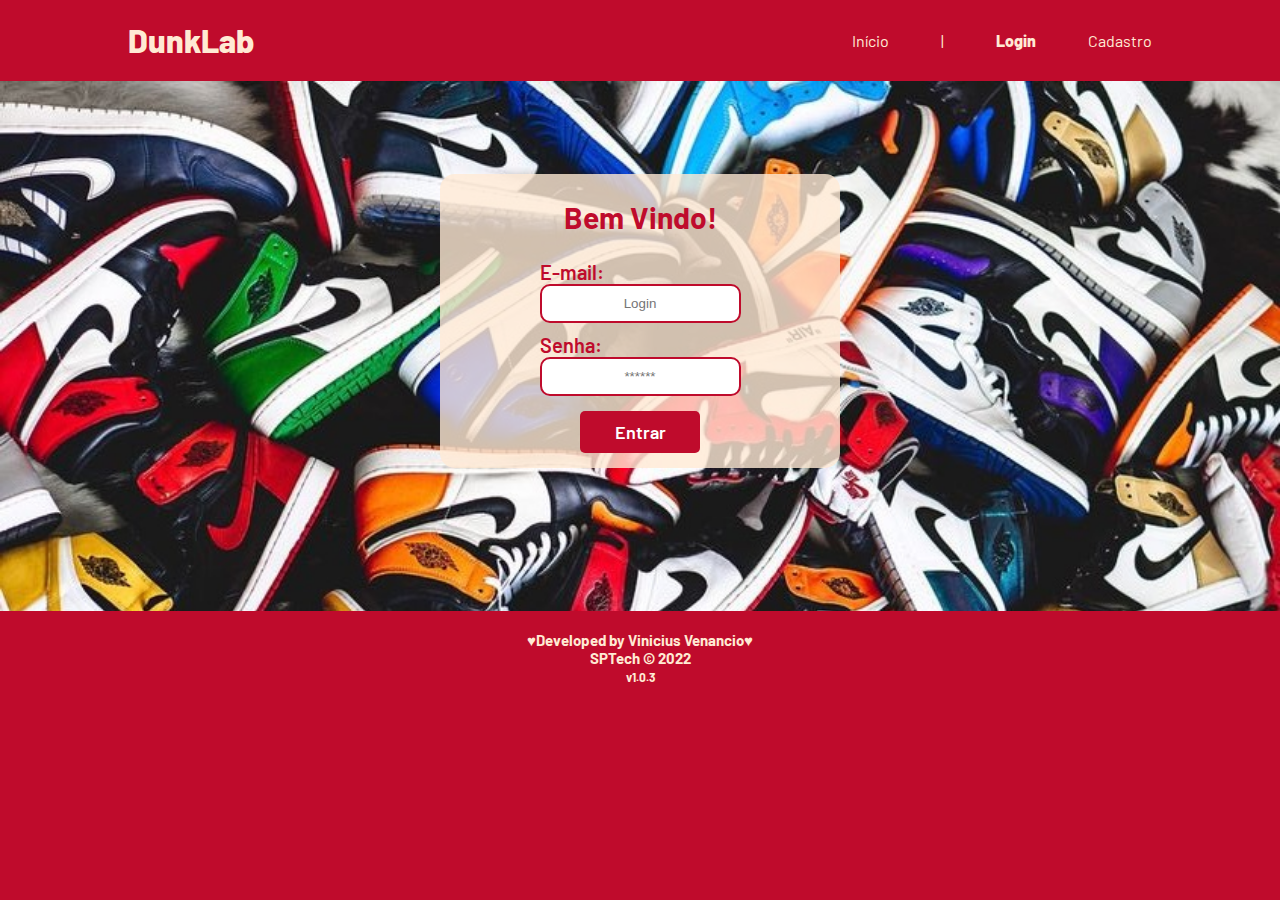
<file: site/public/dashboard/edicao-aviso.html>
<!DOCTYPE html>
<html lang="pt-br">

<head>
    <link rel="shortcut icon" href="../assets/icon/favicon2.ico" type="image/x-icon">
    <meta charset="UTF-8">
    <meta http-equiv="X-UA-Compatible" content="IE=edge">
    <meta name="viewport" content="width=device-width, initial-scale=1.0">
    <title>AquaTech | Página Inicial</title>

    <link rel="stylesheet" href="../css/style.css">
    <link rel="stylesheet" href="./dashboards.css">
    <script src="../js/funcoes.js"></script>

    <link rel="preconnect" href="https://fonts.gstatic.com">
    <link
        href="https://fonts.googleapis.com/css2?family=Exo+2:ital,wght@0,100;0,200;0,300;0,400;0,500;0,600;0,700;0,800;0,900;1,100;1,200;1,300;1,400;1,500;1,600;1,700;1,800;1,900&display=swap"
        rel="stylesheet">
</head>

<body onload="validarSessao(), listarInfosDeUm()" style="background-color: #161618;">
    <!-- <body onload="validarSessao()"> -->

    <div class="janela">


        <div class="header-left">

            <h1>AquaTech</h1>

            <div class="hello">
                <h3>Olá, <span id="b_usuario">usuário</span>!</h3>
            </div>

            <div class="btn-nav-white">
                <a href="cards.html">
                    <h3>Aquários</h3>
                </a>
            </div>

            <div class="btn-nav-white">
                <a href="./dashboard.html">
                    <h3>Gráficos</h3>
                </a>
            </div>

            <div class="btn-nav-white">
                <a href="./mural.html">
                    <h3>Mural de Avisos</h3>
                </a>
            </div>

            <div class="btn-logout" onclick="limparSessao()">
                <h3>Sair</h3>
            </div>

        </div>

        <div class="dash-right">

            <div class="avisos">
                <div class="container">
                    <h1>Editar um aviso</h1>
                    <div class="div-form">
                        <label>
                            ID:
                            <br>
                            <input id="input_id" maxlength="100" type="text" style="color: rgb(196, 196, 196)" disabled>
                        </label>
                        <label>
                            Autor:
                            <br>
                            <input id="input_nome" maxlength="100" type="text" style="color: rgb(196, 196, 196)"
                                disabled>
                        </label>
                        <label>
                            Título:
                            <br>
                            <input id="input_titulo" maxlength="100" type="text" style="color: rgb(196, 196, 196)"
                                disabled>
                        </label>
                        <br>
                        <label>
                            Descrição (máximo de 250 caracteres):
                            <br>
                            <textarea id="textarea_descricao" maxlength="250" rows="5"></textarea>
                        </label>
                        <br>
                        <button onclick="editar()">Editar</button>
                    </div>

                </div>
            </div>
        </div>
    </div>
</body>

</html>

<script>
    function listarInfosDeUm() {
        console.log("Criar função de trazer informações de post escolhido");
    }

    function editar() {
        fetch(`/avisos/editar/${sessionStorage.getItem("ID_POSTAGEM_EDITANDO")}`, {
            method: "PUT",
            headers: {
                "Content-Type": "application/json"
            },
            body: JSON.stringify({
                descricao: textarea_descricao.value
            })
        }).then(function (resposta) {

            if (resposta.ok) {
                window.alert("Post atualizado com sucesso pelo usuario de email: " + sessionStorage.getItem("EMAIL_USUARIO") + "!");
                window.location = "/dashboard/mural.html"
            } else if (resposta.status == 404) {
                window.alert("Deu 404!");
            } else {
                throw ("Houve um erro ao tentar realizar a postagem! Código da resposta: " + resposta.status);
            }
        }).catch(function (resposta) {
            console.log(`#ERRO: ${resposta}`);
        });
    }

</script>
</file>
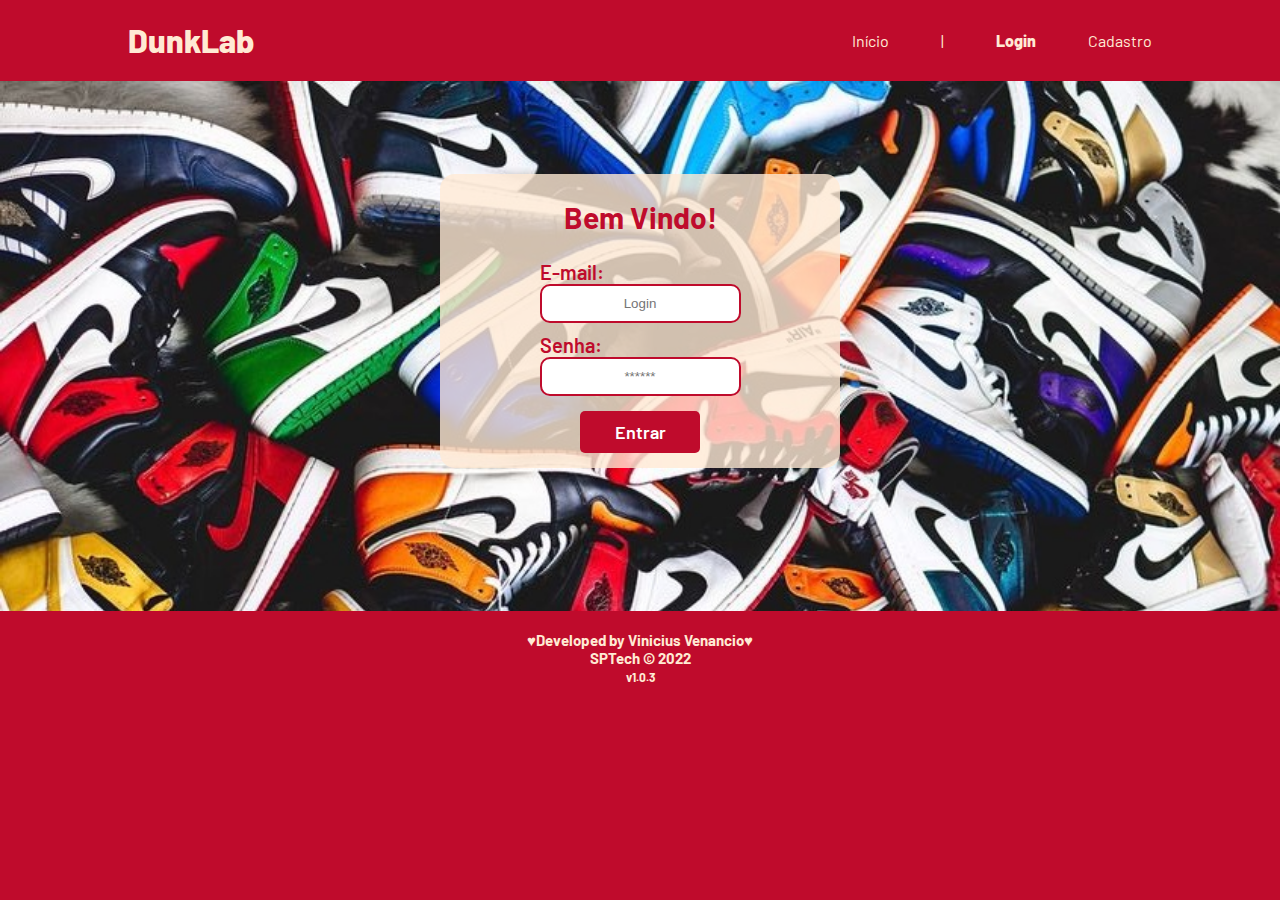
<file: site/public/dashboard/mural.html>
<!DOCTYPE html>
<html lang="pt-br">

<head>
    <link rel="shortcut icon" href="../assets/icon/favicon2.ico" type="image/x-icon">
    <meta charset="UTF-8">
    <meta http-equiv="X-UA-Compatible" content="IE=edge">
    <meta name="viewport" content="width=device-width, initial-scale=1.0">
    <title>AquaTech | Avisos</title>

    <link rel="stylesheet" href="../css/style.css">
    <link rel="stylesheet" href="./dashboards.css">
    <script src="../js/funcoes.js"></script>

    <link rel="preconnect" href="https://fonts.gstatic.com">
    <link
        href="https://fonts.googleapis.com/css2?family=Exo+2:ital,wght@0,100;0,200;0,300;0,400;0,500;0,600;0,700;0,800;0,900;1,100;1,200;1,300;1,400;1,500;1,600;1,700;1,800;1,900&display=swap"
        rel="stylesheet">
</head>

<body onload="validarSessao(), atualizarFeed()" style="background-color: #161618;">
    <!-- <body onload="validarSessao()"> -->

    <div class="janela">


        <div class="header-left">

            <h1>AquaTech</h1>

            <div class="hello">
                <h3>Olá, <span id="b_usuario">usuário</span>!</h3>
            </div>

            <div class="btn-nav-white">
                <a href="cards.html">
                    <h3>Aquários</h3>
                </a>
            </div>

            <div class="btn-nav-white">
                <a href="./dashboard.html">
                    <h3>Gráficos</h3>
                </a>
            </div>

            <div class="btn-nav">
                <h3>Mural de Avisos</h3>
            </div>

            <div class="btn-logout" onclick="limparSessao()">
                <h3>Sair</h3>
            </div>

        </div>

        <div class="dash-right">

            <div class="avisos">
                <div class="container">
                    <h1>Publicar um aviso</h1>
                    <div class="div-form">
                        <form id="form_postagem" method="post" onsubmit="return publicar()">
                            <label>
                                Título:
                                <br>
                                <input name="titulo" id="titulo" maxlength="100" type="text">
                            </label>
                            <br>
                            <label>
                                Descrição (máximo de 250 caracteres):
                                <br>
                                <textarea name="descricao" id="textarea_descricao" maxlength="250" rows="5"></textarea>
                            </label>
                            <br>
                            <button>Enviar</button>
                        </form>
                    </div>
                    <h1>Mural de Avisos</h1>
                    <div class="div-results">
                        <div id="feed_container" class="feed-container">
                        </div>
                    </div>
                </div>
            </div>




            <!-- MODAL -->
            <!-- <div id="div_modal" class="div-modal">
                <div id="modal_backdrop" onclick="fecharModal()" class="modal-backdrop">
                </div>
                <div id="modal_container" class="modal-container">
                    <button class="btn-fechar-modal" onclick="fecharModal()">X</button>
                </div>
            </div> -->

            <!-- AGUARDAR -->
            <!-- <div id="div_aguardar" class="div-aguardar">
                <img src="./assets/aguarde-pink3.gif" id="img_aguarde">
            </div>  -->

        </div>
    </div>




</body>

</html>

<script>
    
    b_usuario.innerHTML = sessionStorage.NOME_USUARIO;

    function limparFormulario() {
        document.getElementById("form_postagem").reset();
    }

    function publicar() {
        var idUsuario = sessionStorage.ID_USUARIO;

        var corpo = {
            titulo: form_postagem.titulo.value,
            descricao: form_postagem.descricao.value
        }

        fetch(`/avisos/publicar/${idUsuario}`, {
            method: "post",
            headers: {
                "Content-Type": "application/json"
            },
            body: JSON.stringify(corpo)
        }).then(function (resposta) {

            console.log("resposta: ", resposta);

            if (resposta.ok) {
                window.alert("Post realizado com sucesso pelo usuario de ID: " + idUsuario + "!");
                window.location = "/dashboard/mural.html";
                limparFormulario();
                finalizarAguardar();
            } else if (resposta.status == 404) {
                window.alert("Deu 404!");
            } else {
                throw ("Houve um erro ao tentar realizar a postagem! Código da resposta: " + resposta.status);
            }
        }).catch(function (resposta) {
            console.log(`#ERRO: ${resposta}`);
            finalizarAguardar();
        });

        return false;

    }

    function editar(idAviso) {
        sessionStorage.ID_POSTAGEM_EDITANDO = idAviso;
        console.log("cliquei em editar - " + idAviso);
        window.alert("Você será redirecionado à página de edição do aviso de id número: " + idAviso);
        window.location = "/dashboard/edicao-aviso.html"

    }

    function deletar(idAviso) {
        console.log("Criar função de apagar post escolhido - ID" + idAviso);
        fetch(`/avisos/deletar/${idAviso}`, {
            method: "DELETE",
            headers: {
                "Content-Type": "application/json"
            }
        }).then(function (resposta) {

            if (resposta.ok) {
                window.alert("Post deletado com sucesso pelo usuario de email: " + sessionStorage.getItem("EMAIL_USUARIO") + "!");
                window.location = "/dashboard/mural.html"
            } else if (resposta.status == 404) {
                window.alert("Deu 404!");
            } else {
                throw ("Houve um erro ao tentar realizar a postagem! Código da resposta: " + resposta.status);
            }
        }).catch(function (resposta) {
            console.log(`#ERRO: ${resposta}`);
        });
    }

    function atualizarFeed() {
        //aguardar();
        fetch("/avisos/listar").then(function (resposta) {
            if (resposta.ok) {
                if (resposta.status == 204) {
                    var feed = document.getElementById("feed_container");
                    var mensagem = document.createElement("span");
                    mensagem.innerHTML = "Nenhum resultado encontrado."
                    feed.appendChild(mensagem);
                    throw "Nenhum resultado encontrado!!";
                }

                resposta.json().then(function (resposta) {
                    console.log("Dados recebidos: ", JSON.stringify(resposta));

                    var feed = document.getElementById("feed_container");
                    feed.innerHTML = "";
                    for (let i = 0; i < resposta.length; i++) {
                        var publicacao = resposta[i];

                        // criando e manipulando elementos do HTML via JavaScript
                        var divPublicacao = document.createElement("div");
                        var spanID = document.createElement("span");
                        var spanTitulo = document.createElement("span");
                        var spanNome = document.createElement("span");
                        var divDescricao = document.createElement("div");
                        var divButtons = document.createElement("div");
                        var btnEditar = document.createElement("button");
                        var btnDeletar = document.createElement("button");


                        spanID.innerHTML = "ID: <b>" + publicacao.idAviso + "</b>";
                        spanTitulo.innerHTML = "Título: <b>" + publicacao.titulo + "</b>";
                        spanNome.innerHTML = "Autor: <b>" + publicacao.nome + "</b>";
                        divDescricao.innerHTML = "Descrição: <b>" + publicacao.descricao + "</b>";
                        btnEditar.innerHTML = "Editar";
                        btnDeletar.innerHTML = "Deletar";

                        divPublicacao.className = "publicacao";
                        spanTitulo.id = "inputNumero" + publicacao.idAviso;
                        spanNome.className = "publicacao-nome";
                        spanTitulo.className = "publicacao-titulo";
                        divDescricao.className = "publicacao-descricao";

                        divButtons.className = "div-buttons"

                        btnEditar.className = "publicacao-btn-editar"
                        btnEditar.id = "btnEditar" + publicacao.idAviso;
                        btnEditar.setAttribute("onclick", `editar(${publicacao.idAviso})`);

                        btnDeletar.className = "publicacao-btn-editar"
                        btnDeletar.id = "btnDeletar" + publicacao.idAviso;
                        btnDeletar.setAttribute("onclick", `deletar(${publicacao.idAviso})`);

                        divPublicacao.appendChild(spanID);
                        divPublicacao.appendChild(spanNome);
                        divPublicacao.appendChild(spanTitulo);
                        divPublicacao.appendChild(divDescricao);
                        divPublicacao.appendChild(divButtons);
                        divButtons.appendChild(btnEditar);
                        divButtons.appendChild(btnDeletar);
                        feed.appendChild(divPublicacao);
                    }

                    finalizarAguardar();
                });
            } else {
                throw ('Houve um erro na API!');
            }
        }).catch(function (resposta) {
            console.error(resposta);
            finalizarAguardar();
        });
    }

    function testar() {
        aguardar();

        var formulario = new URLSearchParams(new FormData(document.getElementById("form_postagem")));

        var divResultado = document.getElementById("div_feed");

        divResultado.appendChild(document.createTextNode(formulario.get("descricao")));
        divResultado.innerHTML = formulario.get("descricao");

        finalizarAguardar();

        return false;
    }

</script>
</file>
<file: site/public/css/style.css>
@import url('https://fonts.googleapis.com/css2?family=Barlow:ital,wght@0,100;0,200;0,300;0,400;0,500;0,600;0,700;0,800;0,900;1,100;1,200;1,300;1,400;1,500;1,600;1,700;1,800;1,900&display=swap');

/* paleta de cores :
background #BF0B2C
textos #FFEAD4
box #1e1c1d */


body {
  margin: 0;
  padding: 0;
  font-family: 'Barlow', "Segoe UI", Tahoma, Geneva, Verdana, sans-serif;
  background-color: #BF0B2C;
}

.container {
  width: 80%;
  margin: auto;
  display: flex;
  margin-top: 0px;
}

.header {
  /* border-bottom: 2px solid black; */
  /* position: fixed; */
  /* background-color: #161618; */
  width: 100%;
  display: flex;
}

.header .container {
  justify-content: space-between;
}

.header a {
  text-decoration: none;
  color: #FFEAD4;
}

.agora {
  font-weight: 800;
}

.navbar {
  width: 300px;
  display: flex;
  align-items: center;
  justify-content: space-between;
  list-style: none;
  color: #FFEAD4;
}


.titulo {
  color: #FFEAD4;
  width: fit-content;
  font-weight: 800;
}


/* BANNER */

.banner {
  height: fit-content;
  padding: 40px 0;
  color: #BF0B2C;
  background-image: url(".././assets/imgs/banner-dunk.png");
  background-size: cover;
  font-weight: 1000;
  /* border-bottom: solid 2px black; */
  height: 450px;
}

.banner .container {
  height: 400px;
  font-size: 36px;
  justify-content: center;
  align-items: center;
}

.tamanho-conteudo { 
  height: fit-content !important;
}

.banner p {
  width: 50%;
  margin: 0;
  padding: 0;
  width: 280px;
  font-size: 36px;
}

.banner .container span {
  font-weight: 800;
}

/* Sobre o Dunk */
.social{
  padding-bottom: 30px;
}
.social .container .sobre {
  width: 100%;
  margin: auto;
  flex-direction: column;
  align-items: center;
  color: #FFEAD4;
}
.social .container .sobre h2{
  color: #FFEAD4;
  font-weight: 900;
  font-size: 40pt;
}
.social .container .sobre p {
  font-size: 14pt;
  width: 40%;
}
.social .container .sobre .tittle{
  display: flex;
  justify-content: center;
  
}

.social .container .sobre .texto{
  display: flex ;
  justify-content: space-around;
}
/* Collabs */

.collab {
  background-color: #1e1c1d;
  display: flex;
}

.collab .container{
  justify-content: center;
}

.box img {
  width: 100%;
  height: 180px;
  border-top-left-radius: 10px;
  border-top-right-radius: 10px;
}

.collab .container .info .boxes {
  display: flex;
  padding: 40px;
}

.collab .container .info .subtitulo {
  color: #FFEAD4;
  display: flex;
  justify-content: center;
}

.collab p {
  text-align: justify;
  padding: 10px 10px;
  font-size: 100%;
}

.collab .container .info .tittle {
  display: flex;
  justify-content: center;
  font-size: 30pt;
  font-weight: 900;
  color: #FFEAD4;
}

.box {
  margin: 10px;
  display: flex;
  flex-direction: column;
  align-items: center;
  background-color: #BF0B2C;
  border-radius: 10px;
  margin-top: 10px;
  display:flex;
  flex-direction: column;
  align-items: center;
  color: #FFEAD4;
  width: 70%;
}

.box a{
  text-decoration: none;
  color: black;
  padding: 10px 20px ; 
}

.saiba {
  display: flex;
  justify-content: center;
  align-items: center;
  background-color: #FFEAD4;
  border-radius: 10px;
  height: auto;
  width: auto;
  font-size: 15pt;
  font-weight: 700;
}

/* #acesso{
  background-color: #FFEAD4;
  border-radius: 3px;
  font-weight: 500;
} */

/* FOOTER */

.footer {
  background-color: #BF0B2C;
  height: 50px;
  color: #FFEAD4;
  display: flex;
  font-size: 15px;
}

.footer .container {
  justify-content: center;
  text-align: center;
}

.footer .container .version {
  font-size: 12px;
}


/* LOGIN */

.login .banner{
  background-image: url(../assets/imgs/banner.jpg);
  background-size: cover;
}

.banner .container .card {
  background-color: rgba(255, 234, 212, 0.8);
  height: fit-content;
  width: 400px;
  display: flex;
  flex-direction: column;
  color: #BF0B2C;
  align-items: center;
  border-radius: 15px;
}

.card {
  display: flex;
  justify-content: space-around;
}

.card h2 {
  font-size: 30px;
}

.card h4 {
  font-size: 16px;
}

.banner #div_erros_login {
  margin-top: 15px;
}

button {
  cursor: pointer;
}

/* FORMULARIO */

.alerta_erro{
  display: flex;
  justify-content: flex-end;
}

.card_erro {
  display: none;
  background-color: #fff;
  color: black;
  width: 230px;
  position: fixed;
  border-radius: 4px;
  border: #e6005a 3px solid;
  padding: 10px;
  margin-right: 10%;
}

.card_erro #mensagem_erro{
  font-weight: 500;
  font-size: 20px;
}

.formulario .tipo_campo {
  font-size: 20px;
  font-weight: 600 !important;
}

.formulario {
  display: flex;
  flex-direction: column;
}

input {
  margin-bottom: 10px;
  border: 2px solid #BF0B2C;
  padding: 10px;
  text-align: center;
  border-radius: 10px;
}

.btn {
  font-family: "Barlow", sans-serif;
  border: 0;
  border-radius: 5px;
  font-weight: 600;
  font-size: 18px;
  padding: 10px 15px;
  color: white;
  background-color: #BF0B2C;
  width: 120px;
  align-self: center;
  margin-top: 5px;
}

.loading-div {
  width: 50px;
  margin: auto;
  display: none;
}

.loading-div img {
  height: 50px;
  width: 50px;
}

/* PAGINA DOS GRÁFICOS */

.janela {
  display: flex;
  width: 100vw;
}

.header-left a {
  text-decoration: none;
  color: white;
}

.header-left {
  position: fixed;
  top: 0;
  left: 0;
  z-index: 999;
  height: 100vh;
  width: 25%;
  display: flex;
  flex-direction: column;
  justify-content: space-evenly;
  align-items: center;
  border-right: 3px solid #32b9cd;
  background-color: #212124;
  /* border: 3px solid pink; */
}

.dash-right {
  display: flex;
  width: 75%;
  height: fit-content;
  background-color: #161618;
  position: relative;
  top: 0;
  left: 25%;
}

.header-left h1 {
  color: #32b9cd;
}

.hello {
  width: 100%;
  display: flex;
  justify-content: center;
}

.hello h3 {
  color: #e3b062;
  font-weight: 300;
  font-size: 1.2rem;
}

.hello h3 span {
  font-weight: 800;
}

.btn-nav {
  width: 40%;
  color: white;
  background-color: #e6005a;
  border-radius: 5px;
  text-align: center;
  padding: 2% 5%;
}

.btn-nav-white {
  width: 40%;
  background-color: white;
  border: 3px solid #e6005a;
  border-radius: 5px;
  text-align: center;
  padding: 2% 5%;
}

.btn-nav-white h3 {
  color: #e6005a;
  padding: 0;
  margin: 0;
}

.btn-nav h3,
.btn-logout h3 {
  margin: 0;
  padding: 0;
}

.btn-logout {
  margin: 0;
  padding: 0;
  width: 20%;
  background-color: #32b9cd;
  color: white;
  border-radius: 10px;
  text-align: center;
  padding: 10px 15px;
  margin-bottom: 100px;
  cursor: pointer;
}

/* pagina extra - simulador */
.simulador {
  color: white;

}

.simulador .container {
  flex-direction: column
}
</file>
<file: site/public/css/cruzadinha.css>
@import url('https://fonts.googleapis.com/css2?family=Barlow:ital,wght@0,100;0,200;0,300;0,400;0,500;0,600;0,700;0,800;0,900;1,100;1,200;1,300;1,400;1,500;1,600;1,700;1,800;1,900&display=swap');
*{
    box-sizing: border-box;
    font-family: 'Barlow', "Segoe UI", Tahoma, Geneva, Verdana, sans-serif;
}

body {
    margin: 0;
    background-color: #211D40;
    /* background-image: url(../assets/imgs/backcruzadinha.png); */
}

.container {
    width: 80%;
    margin: auto;
    display: flex;
    margin-top: 0px;
  }
  
  .header {
    /* border-bottom: 2px solid black; */
    /* position: fixed; */
    /* background-color: #161618; */
    width: 100%;
    display: flex;
    background-color: #BF0B2C;
  }
  
  .header .container {
    justify-content: space-between;
  }
  
  .header a {
    text-decoration: none;
    color: #FFEAD4;
  }
  
  .agora {
    font-weight: 800;
  }
  
  .navbar {
    width: 300px;
    display: flex;
    align-items: center;
    justify-content: space-between;
    list-style: none;
    color: #FFEAD4;
  }
  
  
  .titulo {
    color: #FFEAD4;
    width: fit-content;
    font-weight: 800;
  }

.all {
    display: flex;
    justify-content: center;
    margin-top: 0px;
    padding: 10px;
    padding-top: 30px;
}

.box {
    display: flex;
    flex-direction: row;
    width: 1000px;
    height: 850px;
    /* background-color: rgba(255, 234, 212, 0.5); */
    background-repeat: no-repeat;
    border-radius: 20px;

}
.box input{
    text-align: center;
    font-size:15px;
    color: #BF0B2C;
    border: solid 0.5px black;
}
::placeholder{
    color: black;
}
.box button{
    background: rgba(204, 204, 204, 0.869);
    border-top: white 2px solid;
    border-left: white 2px solid;
    border-bottom: rgba(204, 204, 204, 0.869) 2px solid;
    border-right: rgba(204, 204, 204, 0.869) 2px solid;
    color: #211D40;
    border-radius:5px;
}

.palavras input{
    font-size: 17px;
    color: rgb(178, 133, 236);
}

.cruzadinha{
    /* background-image: url(https://i.pinimg.com/originals/03/44/cb/0344cb4f59bbfda1248d60f23395748b.jpg); */
    /* background-image: url(https://preview.redd.it/ubs8h434rh951.jpg?width=640&crop=smart&auto=webp&s=95ba4e827db8b5344c24e7bcee4bbbb5bd7cb098); */
    background-image: linear-gradient(#ffd4e4 , #BF0B2C);
    background-size: cover;
    border-radius: 30px;
}
.palavras {
    display: grid;
    justify-content: center;
    grid-template-rows: repeat(17, 40px);
    grid-template-columns: repeat(18, 40px);
    /* background-image: url(../assets/imgs/backcruzadinha.png); */
}

#ipt_resposta {
    width: 300px;
    height: 30px;
    color: #211D40;
    border-radius: 5px;
    background-color: rgba(204, 204, 204, 0.869);
    border-top: 3px solid white;
    border-left: 3px solid white;
}
/* .palavras{
    /* border-bottom: solid 3px #1e1c1d ; */
/* } */
.container_resposta{
    padding-bottom: 50px;
}

.container_resposta p {
    text-justify: justify;
}

.container_resposta h2 {
    margin-top: 10px;
    text-align: center;
    font-size: 25px;
    color: black;
}
.dicas h1{
    font-size: 30px;
    color: black;
    font-weight: 1000;
}
.dicas {
    /* background-color: #BF0B2C; */
    background-image: url(../assets/imgs/backcruzadinha.png);
    background-size: cover;
    width: 600px;
    height: 850px;
    margin-left: 10px;
    border-radius: 30px;
    padding: 10px 30px;
    font-weight: 600;
    font-size: 11pt;
    
}
.dicas p{
    font-weight: 550;
}

.tip {
    font-size: 130%;
    color: black;
    font-weight: 500;
}

.resposta {
    margin-top: 10px;
    display: flex;
    justify-content: center;
}

.letter {
    height: 40px;
    width: 40px;
}


.dunk {
    display: flex;
    grid-row: 8;
    grid-column: 7;
}

.offwhite {
    display: flex;
    grid-row: 3;
    grid-column: 6;
}

.benejerrys {
    grid-row: 6;
    grid-column: 9;
}

.jordan {
    grid-row: 12;
    grid-column: 6;
}

.airforce1 {
    grid-row: 2;
    grid-column: 11;
}
.low{
    grid-row: 1;
    grid-column: 9;
}
.mid {
    display: flex;
    grid-row: 8;
    grid-column: 13;
}

.high {
    grid-row: 3;
    grid-column: 10;
}

.petermoore {
    display: flex;
    grid-row: 9;
    grid-column: 8;
}

.bowerman {
    display: flex;
    grid-row: 13;
    grid-column: 5;
}

/* FOOTER  */
.footer {
    background-color: #BF0B2C;
    height: 100%;
    color: #FFEAD4;
    display: flex;
    font-size: 15px;
  }
  
  .footer .container {
    justify-content: center;
    text-align: center;
  }
  
  .footer .container .version {
    font-size: 12px;
  }

  #dica1, #dica2, #dica3, #dica4, #dica5, #dica6, #dica7, #dica8, #dica9, #dica10{
    background-color: rgba(255, 255, 255, 0.7);
    width: 100%;
    border-radius: 5px;
  }

  .analytics{
    display: flex;
    justify-content: space-between;
  }
  .analytics .container{
    display: flex;
    width: 80%;
    justify-content: space-between;
  }
  .caixa{
    margin: auto;
    width: 300px;
    height: 170px;
    text-align: center;
    border-radius: 20px;
    background-color: rgba(255, 255, 255, 0.7);
    margin-right: 15px;
  }
</file>
<file: site/public/css/grateful.css>
@import url('https://fonts.googleapis.com/css2?family=Barlow:ital,wght@0,100;0,200;0,300;0,400;0,500;0,600;0,700;0,800;0,900;1,100;1,200;1,300;1,400;1,500;1,600;1,700;1,800;1,900&display=swap');
body {
  margin: 0;
  padding: 0;
  font-family: 'Barlow', "Segoe UI", Tahoma, Geneva, Verdana, sans-serif;
  background-color: gray
}


.header {
  /* border-bottom: 2px solid black; */
  /* position: fixed; */
  /* background-color: black; */
  width: 100%;
  display: flex;
}

h1{
  color: #F9C802;
  font-weight: 1000;
  font-size: 30pt;
}
.container {
  width: 80%;
  margin: auto;
  display: flex;
  margin-top: 0px;
  color: white;
}

.header .container {
  justify-content: center;
}
     /* banner  */
.banner {
  display: flex;
  padding-top: 88px;
}

.banner .container{
  display: flex;
  padding: 40px;
  justify-content: center;
}

h2{
  color: #2C4690;
  font-weight: 1000;
  font-size: 25pt;
}

.banner p {
  text-align: justify;
  font-weight: 700;
  font-size: 15pt;
}

.box {
  margin: 10px;
  display: flex;
  flex-direction: column;
  align-items: center;
  background-color: rgba(255, 255, 255, 0.6);
  border-radius: 30px;
  margin-top: 10px;
  color: black;
  font-weight: 1000 ;
}

p{
  padding: 40px 40px 40px 40px;
}

#grateful{
  padding-bottom: 100px; 
  width: 60%; 
  border-radius: 20px; 
}

#dead{
  width: 400px;
}

#aa{
  text-align: center;
}
</file>
<file: site/public/css/offwhite.css>
@import url('https://fonts.googleapis.com/css2?family=Barlow:ital,wght@0,100;0,200;0,300;0,400;0,500;0,600;0,700;0,800;0,900;1,100;1,200;1,300;1,400;1,500;1,600;1,700;1,800;1,900&display=swap');
body {
  margin: 0;
  padding: 0;
  font-family: 'Barlow', "Segoe UI", Tahoma, Geneva, Verdana, sans-serif;
  background-color: white;
}


.header {
  background-color: black;
  width: 100%;
  display: flex;
}

h1{
  font-weight: 1000;
  font-size: 30pt;
}
.container {
  width: 80%;
  margin: auto;
  display: flex;
  margin-top: 0px;
  color: white;
}

.header .container {
  justify-content: center;
}
     /* banner  */
.banner {
  background-image: url(../assets/imgs/fundooff.jpg);
  /* background-size: cover; */
  display: flex;
  padding-top: 88px;
}

.banner .container{
  display: flex;
  padding: 40px;
  justify-content: center;
}

h2{
  font-weight: 1000;
  font-size: 25pt;
}

.banner p {
  text-align: justify;
  font-weight: 700;
  font-size: 15pt;
}

.box {
  margin: 10px;
  display: flex;
  flex-direction: column;
  align-items: center;
  background-color: rgba(255, 255, 255, 0.8);
  border-radius: 30px;
  margin-top: 10px;
  color: black;
}

p{
  padding: 40px 40px 40px 40px;
}

#imgoff{
  padding-bottom: 100px;   
}

#logooff{
  width: 400px;
}

#aa{
  text-align: justify;
}
</file>
<file: site/public/dashboard/dashboards.css>
/* pagina mural */

*,
body {
  font-family: "Exo 2", sans-serif;
}

.avisoCaptura {
  display: flex;
  justify-content: center;
}

.dash-right .avisos {
  width: 100%;
  /* border: 3px solid pink; */
  color: rgb(216, 216, 216);
  font-family: "Exo 2", sans-serif;
}

.dash-right .avisos .container {
  display: flex;
  flex-direction: column;
  align-items: center;
}

.dash-right .avisos .container .div-form {
  width: 100%;
}

.dash-right .avisos .container .div-form #form_postagem {
  width: 100%;
}

.dash-right .avisos .div-form label {
  width: 100%;
}

.dash-right .avisos .div-form input {
  width: 100%;
  border-radius: 5px;
}

.dash-right .avisos .div-form textarea {
  width: 100%;
  /* color: #E6005A; */
  border: 3px solid #e6005a;
  background-color: white;
  border-radius: 5px;
}

.dash-right .avisos .div-form button {
  cursor: pointer;
  font-family: "Exo 2", sans-serif;
  border: 0;
  border-radius: 5px;
  font-weight: 600;
  font-size: 18px;
  padding: 10px 15px;
  color: white;
  background-color: #e6005a;
  width: 120px;
}

.publicacao-btn-editar {
  cursor: pointer;
  font-family: "Exo 2", sans-serif;
  border: 0;
  border-radius: 5px;
  font-weight: 600;
  font-size: 14px;
  padding: 5px 8px;
  color: white;
  background-color: #e6005a;
  width: 80px;
}

.publicacao {
  display: flex;
  flex-wrap: wrap;
  align-content: stretch;
  flex-direction: column;
  justify-content: center;
  align-items: stretch;
  border-bottom: 3px solid #e6005a;
  padding: 20px;
}

.publicacao > *:not(:last-child) {
  padding: 0 0 10px 0;
}

.div-results {
  width: 100%;
}

.div-results .feed-container {
  background-color: #212124;
  border-radius: 5px;
  margin-bottom: 80px;
}

.div-buttons {
  display: flex;
  justify-content: flex-end;
}

.div-buttons > * {
  margin-left: 30px;
}

/* pagina graficos */

.dash-header {
  background-color: #212124;
}

.dash {
  width: 75%;
  position: relative;
  top: 0;
  left: 25%;
  background-color: #161618;

  /* width: 75%;
    display: flex;
    background-color: #161618;
    flex-direction: column;
    align-items: center;
    justify-content: space-around;*/
  height: 100vh;
}

.regua {
  display: flex;
  flex-wrap: wrap;
  justify-content: center;
  width: 100%;
  margin-top: 30px;
}

.perigo-frio {
  background-color: #5c6bc0;
}

.perigo-quente {
  background-color: #ff7043;
}

.alerta-frio {
  background-color: #42a5f5;
}

.alerta-quente {
  background-color: #ffee58;
}

.ideal {
  background-color: #9ccc65;
}

.item-regua {
  padding: 5px;
  width: 15%;
  margin: 5px;
  text-align: center;
  padding-top: 15px;
}

.cards {
  display: flex;
  flex-wrap: wrap;
  justify-content: center;
  height: 450px;
  width: 100%;
  align-items: center;
  color: white;
}

.card {
  margin: 2%;
  width: 40%;
  flex-wrap: wrap;
  display: flex;
  text-align: center;
  height: 180px;
  justify-content: right;
  background-color: #212124;
  font-size: 20px;
}

.card p {
  margin: 0;
  font-size: 50px;
  font-weight: lighter;
  text-align: left;
}

.cards h1 {
  font-size: 22px;
  width: 100%;
  border-bottom: solid white 1px;
  text-align: left;
  font-weight: lighter;
  margin: 20px;
}

.temperatura,
.umidade {
  margin: 5px;
  margin-left: 20px;
  width: 75%;
}

.cor-alerta {
  width: 13%;
  height: 30%;
  border-radius: 50px;
  margin-top: 6%;
  /* background-color: #c7c7c7; */
}

.btns-dash {
  display: flex;
  align-items: center;
  justify-content: center;
  margin-top: 30px;
}

.graph {
  width: 60%;
  margin: auto;
  padding-top: 10px;
}

.tituloGraficos {
  color: rgb(216, 216, 216);
  display: flex;
  justify-content: center;
}

.btn-chart {
  font-family: "Exo 2", sans-serif;
  border: 0;
  font-weight: 600;
  font-size: 18px;
  padding: 10px 15px;
  color: #e6005a;
  background-color: white;
  margin: 5px;
  border-radius: 3px;
}
</file>
